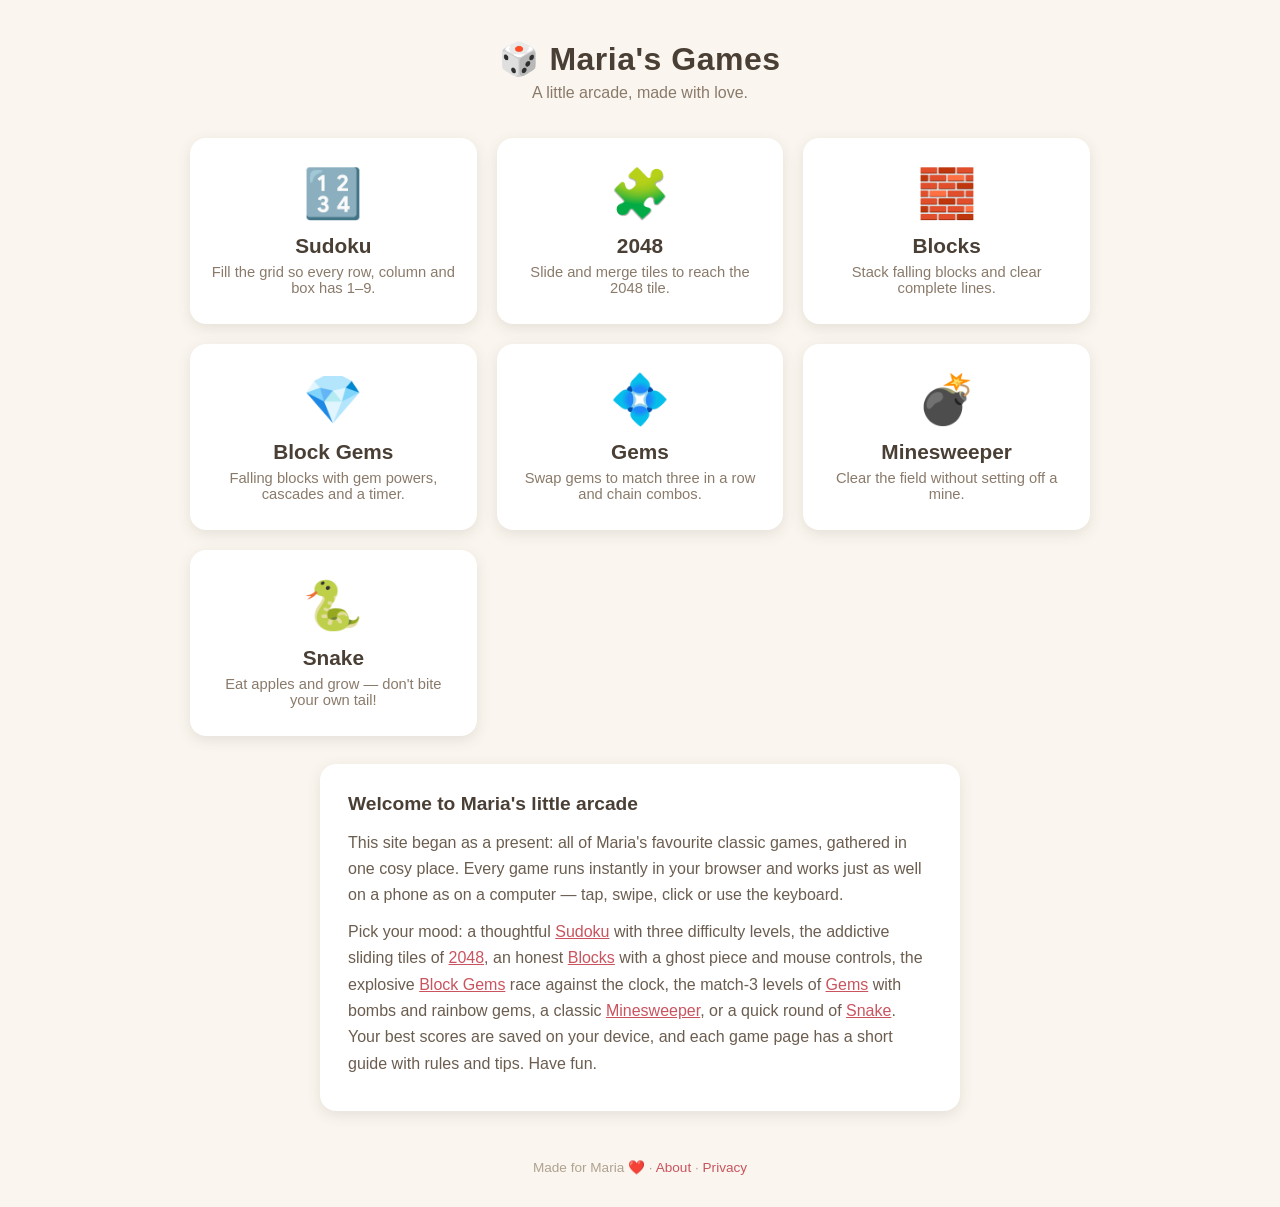
<file: index.html>
<!DOCTYPE html>
<html lang="en">
<head>
<meta charset="UTF-8">
<meta name="viewport" content="width=device-width, initial-scale=1.0">
<title>Maria's Games — free classic browser games</title>
<meta name="description" content="Play Sudoku, 2048, Blocks, match-3 Gems, Minesweeper and Snake free in your browser. No accounts, no downloads — just classic games made with love.">
<link rel="canonical" href="https://maria-games.com/">
<meta property="og:type" content="website">
<meta property="og:title" content="Maria's Games — free classic browser games">
<meta property="og:description" content="Sudoku, 2048, Blocks, match-3 Gems, Minesweeper and Snake — free in your browser. No accounts, no downloads.">
<meta property="og:url" content="https://maria-games.com/">
<meta property="og:image" content="https://maria-games.com/og.png">
<meta name="twitter:card" content="summary_large_image">
<link rel="icon" href="data:image/svg+xml,<svg xmlns=%22http://www.w3.org/2000/svg%22 viewBox=%220 0 100 100%22><text y=%22.9em%22 font-size=%2290%22>🎲</text></svg>">
<link rel="stylesheet" href="style.css">
<script async src="https://pagead2.googlesyndication.com/pagead/js/adsbygoogle.js?client=ca-pub-5441764367815214"
     crossorigin="anonymous"></script>
</head>
<body>
<header class="site">
  <h1>🎲 Maria's Games</h1>
  <p class="tagline">A little arcade, made with love.</p>
</header>
<main>
  <div class="game-grid">
    <a class="game-card" href="sudoku.html">
      <span class="emoji">🔢</span>
      <h2>Sudoku</h2>
      <p>Fill the grid so every row, column and box has 1–9.</p>
    </a>
    <a class="game-card" href="2048.html">
      <span class="emoji">🧩</span>
      <h2>2048</h2>
      <p>Slide and merge tiles to reach the 2048 tile.</p>
    </a>
    <a class="game-card" href="blocks.html">
      <span class="emoji">🧱</span>
      <h2>Blocks</h2>
      <p>Stack falling blocks and clear complete lines.</p>
    </a>
    <a class="game-card" href="block-gems.html">
      <span class="emoji">💎</span>
      <h2>Block Gems</h2>
      <p>Falling blocks with gem powers, cascades and a timer.</p>
    </a>
    <a class="game-card" href="gems.html">
      <span class="emoji">💠</span>
      <h2>Gems</h2>
      <p>Swap gems to match three in a row and chain combos.</p>
    </a>
    <a class="game-card" href="mines.html">
      <span class="emoji">💣</span>
      <h2>Minesweeper</h2>
      <p>Clear the field without setting off a mine.</p>
    </a>
    <a class="game-card" href="snake.html">
      <span class="emoji">🐍</span>
      <h2>Snake</h2>
      <p>Eat apples and grow — don't bite your own tail!</p>
    </a>
  </div>
  <section class="game-info">
    <h2>Welcome to Maria's little arcade</h2>
    <p>This site began as a present: all of Maria's favourite classic games, gathered in
    one cosy place. Every game runs instantly in your browser and works just as well on a
    phone as on a computer — tap, swipe, click or use the keyboard.</p>
    <p>Pick your mood: a thoughtful <a href="sudoku.html">Sudoku</a> with three difficulty
    levels, the addictive sliding tiles of <a href="2048.html">2048</a>, an honest
    <a href="blocks.html">Blocks</a> with a ghost piece and mouse controls, the explosive
    <a href="block-gems.html">Block Gems</a> race against the clock, the match-3 levels of
    <a href="gems.html">Gems</a> with bombs and rainbow gems, a classic
    <a href="mines.html">Minesweeper</a>, or a quick round of <a href="snake.html">Snake</a>.
    Your best scores are saved on your device, and each game page has a short guide with
    rules and tips. Have fun.</p>
  </section>
</main>
<footer class="site">Made for Maria ❤️ · <a href="about.html">About</a> · <a href="privacy.html">Privacy</a></footer>
</body>
</html>
</file>
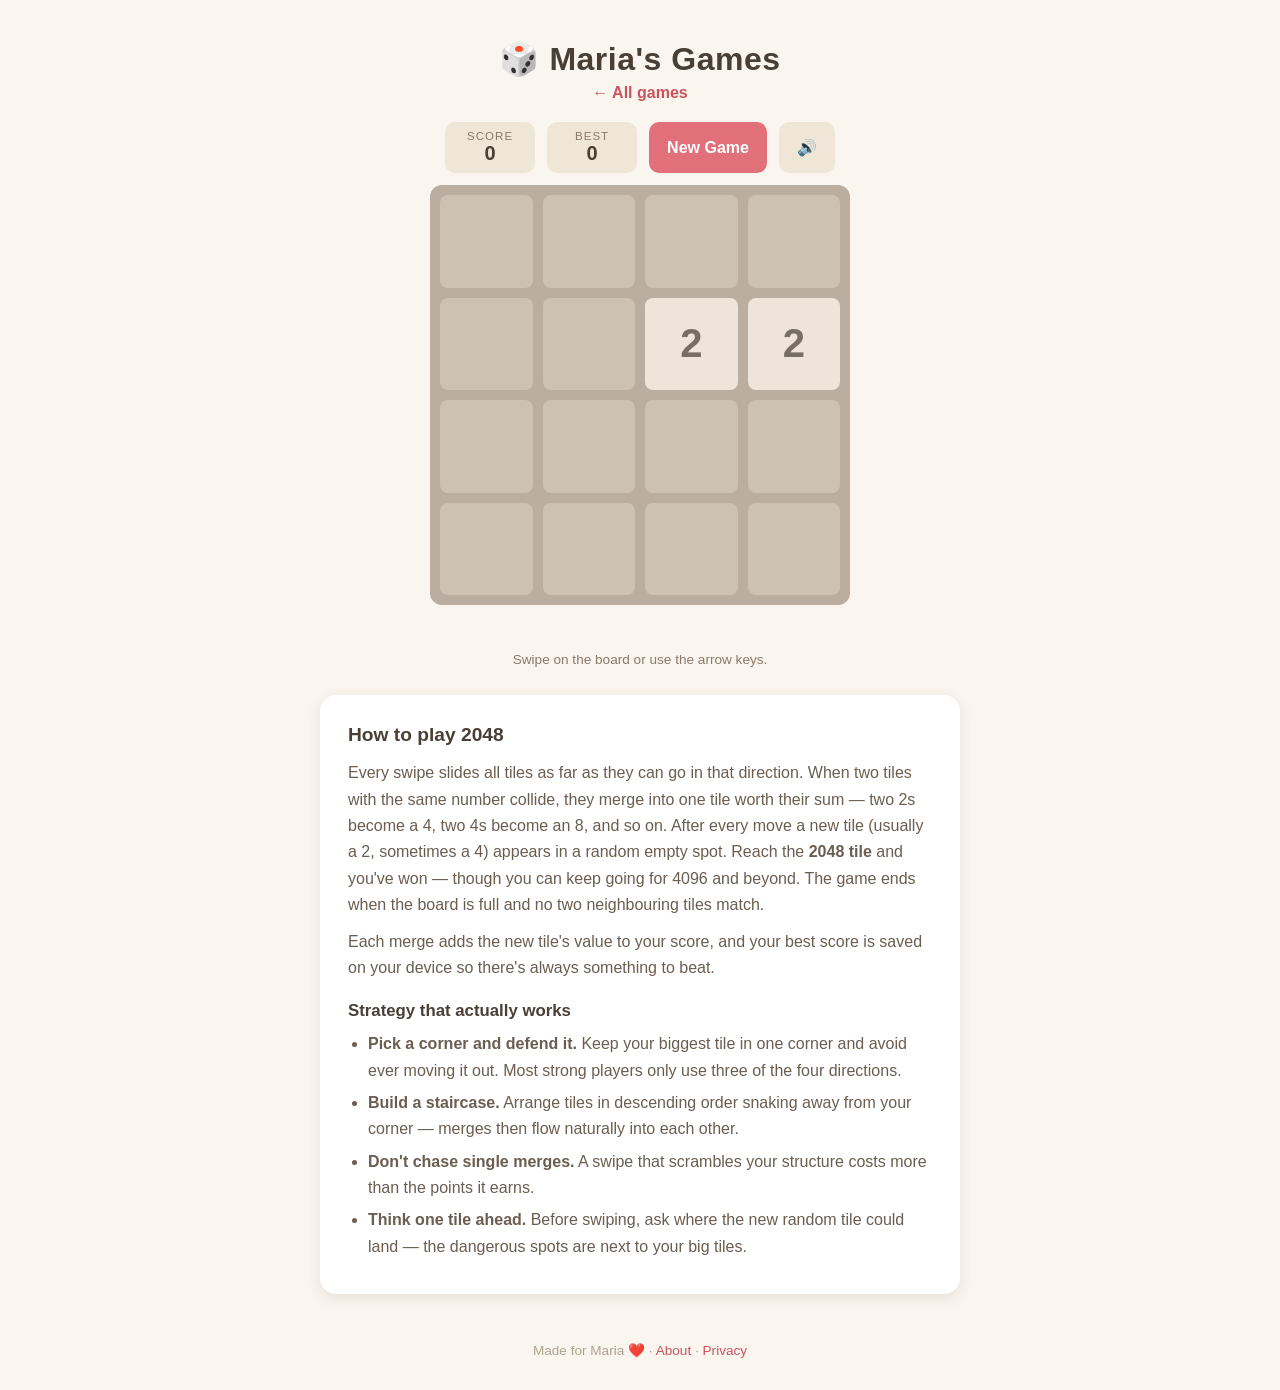
<file: 2048.html>
<!DOCTYPE html>
<html lang="en">
<head>
<meta charset="UTF-8">
<meta name="viewport" content="width=device-width, initial-scale=1.0">
<title>2048 — Maria's Games</title>
<meta name="description" content="Play 2048 free online: slide and merge tiles to reach the 2048 tile. Swipe or arrow keys, best score saved, satisfying merge effects.">
<link rel="canonical" href="https://maria-games.com/2048.html">
<meta property="og:type" content="website">
<meta property="og:title" content="2048 — Maria's Games">
<meta property="og:description" content="Play 2048 free online: slide and merge tiles to reach the 2048 tile. Swipe or arrow keys, best score saved, satisfying merge effects.">
<meta property="og:url" content="https://maria-games.com/2048.html">
<meta property="og:image" content="https://maria-games.com/og.png">
<meta name="twitter:card" content="summary_large_image">
<link rel="icon" href="data:image/svg+xml,<svg xmlns=%22http://www.w3.org/2000/svg%22 viewBox=%220 0 100 100%22><text y=%22.9em%22 font-size=%2290%22>🧩</text></svg>">
<link rel="stylesheet" href="style.css">
<script async src="https://pagead2.googlesyndication.com/pagead/js/adsbygoogle.js?client=ca-pub-5441764367815214"
     crossorigin="anonymous"></script>
<style>
  #board-wrap { position: relative; width: min(92vw, 420px); }
  #board {
    display: grid;
    grid-template-columns: repeat(4, minmax(0, 1fr));
    grid-template-rows: repeat(4, minmax(0, 1fr));
    gap: 10px;
    background: #bbada0;
    border-radius: 12px;
    padding: 10px;
    width: 100%;
    aspect-ratio: 1;
    touch-action: none;
    user-select: none;
  }
  .tile {
    display: flex;
    align-items: center;
    justify-content: center;
    border-radius: 8px;
    background: #cdc1b4;
    font-weight: 800;
    font-size: clamp(18px, 7vw, 40px);
    color: #776e65;
    transition: transform 0.08s ease;
    overflow: hidden;
    min-width: 0;
    min-height: 0;
  }
  .tile.pop { animation: pop 0.15s ease; }
  @keyframes pop { 0% { transform: scale(0.6); } 100% { transform: scale(1); } }
  .t2    { background: #eee4da; }
  .t4    { background: #ede0c8; }
  .t8    { background: #f2b179; color: #fff; }
  .t16   { background: #f59563; color: #fff; }
  .t32   { background: #f67c5f; color: #fff; }
  .t64   { background: #f65e3b; color: #fff; }
  .t128  { background: #edcf72; color: #fff; font-size: clamp(16px, 6vw, 34px); }
  .t256  { background: #edcc61; color: #fff; font-size: clamp(16px, 6vw, 34px); }
  .t512  { background: #edc850; color: #fff; font-size: clamp(16px, 6vw, 34px); }
  .t1024 { background: #edc53f; color: #fff; font-size: clamp(14px, 5vw, 28px); }
  .t2048 { background: #edc22e; color: #fff; font-size: clamp(14px, 5vw, 28px); box-shadow: 0 0 18px rgba(237,194,46,0.7); }
  .tbig  { background: #3c3a32; color: #fff; font-size: clamp(14px, 5vw, 28px); }
  #message { text-align: center; font-weight: 700; margin-top: 12px; min-height: 1.4em; color: var(--accent-dark); font-size: 1.1rem; }
</style>
</head>
<body>
<header class="site">
  <h1><a href="index.html">🎲 Maria's Games</a></h1>
  <a class="back" href="index.html">← All games</a>
</header>
<main>
  <div class="hud">
    <div class="stat"><div class="label">Score</div><div class="value" id="score">0</div></div>
    <div class="stat"><div class="label">Best</div><div class="value" id="best">0</div></div>
    <button class="btn" id="new">New Game</button>
    <button class="btn secondary" id="mute">🔊</button>
  </div>
  <div id="board-wrap"><div id="board"></div></div>
  <div id="message"></div>
  <p class="controls-hint">Swipe on the board or use the arrow keys.</p>
  <section class="game-info">
    <h2>How to play 2048</h2>
    <p>Every swipe slides all tiles as far as they can go in that direction. When two tiles
    with the same number collide, they merge into one tile worth their sum — two 2s become
    a 4, two 4s become an 8, and so on. After every move a new tile (usually a 2, sometimes
    a 4) appears in a random empty spot. Reach the <b>2048 tile</b> and you've won — though
    you can keep going for 4096 and beyond. The game ends when the board is full and no two
    neighbouring tiles match.</p>
    <p>Each merge adds the new tile's value to your score, and your best score is saved on
    your device so there's always something to beat.</p>
    <h3>Strategy that actually works</h3>
    <ul>
      <li><b>Pick a corner and defend it.</b> Keep your biggest tile in one corner and
      avoid ever moving it out. Most strong players only use three of the four
      directions.</li>
      <li><b>Build a staircase.</b> Arrange tiles in descending order snaking away from
      your corner — merges then flow naturally into each other.</li>
      <li><b>Don't chase single merges.</b> A swipe that scrambles your structure costs
      more than the points it earns.</li>
      <li><b>Think one tile ahead.</b> Before swiping, ask where the new random tile could
      land — the dangerous spots are next to your big tiles.</li>
    </ul>
  </section>
</main>
<footer class="site">Made for Maria ❤️ · <a href="about.html">About</a> · <a href="privacy.html">Privacy</a></footer>
<script src="fx.js"></script>
<script>
(function () {
  const boardEl = document.getElementById('board');
  const wrapEl = document.getElementById('board-wrap');
  const scoreEl = document.getElementById('score');
  const bestEl = document.getElementById('best');
  const msgEl = document.getElementById('message');
  const fx = FX.overlay(wrapEl);
  FX.muteButton(document.getElementById('mute'));
  let grid, score, best, over, won;

  best = Number(localStorage.getItem('maria2048best') || 0);
  bestEl.textContent = best;

  function newGame() {
    grid = new Array(16).fill(0);
    score = 0;
    over = false;
    won = false;
    msgEl.textContent = '';
    addTile();
    addTile();
    render([]);
  }

  function addTile() {
    const empty = grid.map((v, i) => v === 0 ? i : -1).filter(i => i >= 0);
    if (empty.length === 0) return -1;
    const idx = empty[Math.floor(Math.random() * empty.length)];
    grid[idx] = Math.random() < 0.9 ? 2 : 4;
    return idx;
  }

  function render(popIdxs) {
    boardEl.innerHTML = '';
    for (let i = 0; i < 16; i++) {
      const t = document.createElement('div');
      const v = grid[i];
      t.className = 'tile' + (v ? (v <= 2048 ? ' t' + v : ' tbig') : '');
      if (popIdxs.includes(i)) t.classList.add('pop');
      t.textContent = v || '';
      boardEl.appendChild(t);
    }
    scoreEl.textContent = score;
    if (score > best) {
      best = score;
      localStorage.setItem('maria2048best', best);
      bestEl.textContent = best;
    }
  }

  // Slide one row of 4 values toward index 0.
  // Returns [newRow, gained, moved, mergedAt] where mergedAt lists the
  // positions in newRow where two tiles fused.
  function slideRow(row) {
    const vals = row.filter(v => v !== 0);
    const out = [];
    const mergedAt = [];
    let gained = 0;
    for (let i = 0; i < vals.length; i++) {
      if (i + 1 < vals.length && vals[i] === vals[i + 1]) {
        out.push(vals[i] * 2);
        mergedAt.push(out.length - 1);
        gained += vals[i] * 2;
        i++;
      } else {
        out.push(vals[i]);
      }
    }
    while (out.length < 4) out.push(0);
    const moved = out.some((v, i) => v !== row[i]);
    return [out, gained, moved, mergedAt];
  }

  // dir: 0=left, 1=right, 2=up, 3=down
  function move(dir) {
    if (over) return;
    let movedAny = false;
    let totalGained = 0;
    let biggestMerge = 0;
    const merged = [];
    const fusions = [];   // grid indices where two tiles fused, for the FX
    for (let line = 0; line < 4; line++) {
      const idxs = [];
      for (let k = 0; k < 4; k++) {
        if (dir === 0) idxs.push(line * 4 + k);
        if (dir === 1) idxs.push(line * 4 + (3 - k));
        if (dir === 2) idxs.push(k * 4 + line);
        if (dir === 3) idxs.push((3 - k) * 4 + line);
      }
      const row = idxs.map(i => grid[i]);
      const [out, gained, moved, mergedAt] = slideRow(row);
      if (moved) {
        movedAny = true;
        idxs.forEach((gi, k) => {
          if (out[k] !== row[k] && out[k] !== 0) merged.push(gi);
          grid[gi] = out[k];
        });
        mergedAt.forEach(k => {
          fusions.push(idxs[k]);
          biggestMerge = Math.max(biggestMerge, out[k]);
        });
        score += gained;
        totalGained += gained;
      }
    }
    if (!movedAny) return;
    const newIdx = addTile();
    if (newIdx >= 0) merged.push(newIdx);
    render(merged);

    // Juice: explosions on fused tiles, floating score, drama on big merges
    if (fusions.length) {
      fusions.forEach(gi => {
        const el = boardEl.children[gi];
        fx.boom(el.offsetLeft + el.offsetWidth / 2, el.offsetTop + el.offsetHeight / 2,
          getComputedStyle(el).backgroundColor, biggestMerge >= 256 ? 12 : 7);
      });
      const first = boardEl.children[fusions[0]];
      fx.floatText(first.offsetLeft + first.offsetWidth / 2, first.offsetTop, '+' + totalGained,
        biggestMerge >= 256 ? 26 : 20);
      FX.sounds.pop(Math.min(8, Math.log2(biggestMerge)));
      if (biggestMerge >= 512) { FX.shake(wrapEl); FX.sounds.blast(); }
    }
    if (!won && grid.includes(2048)) {
      won = true;
      msgEl.textContent = '🎉 2048! Bravo Maria! Keep going!';
      fx.confetti();
      FX.sounds.fanfare();
      FX.shake(wrapEl);
    }
    if (!canMove()) {
      over = true;
      msgEl.textContent = '💔 No more moves — final score ' + score + '. Try again!';
      FX.sounds.sad();
      FX.countGame();
    }
  }

  function canMove() {
    if (grid.includes(0)) return true;
    for (let r = 0; r < 4; r++) {
      for (let c = 0; c < 4; c++) {
        const v = grid[r * 4 + c];
        if (c < 3 && grid[r * 4 + c + 1] === v) return true;
        if (r < 3 && grid[(r + 1) * 4 + c] === v) return true;
      }
    }
    return false;
  }

  document.addEventListener('keydown', (e) => {
    const map = { ArrowLeft: 0, ArrowRight: 1, ArrowUp: 2, ArrowDown: 3 };
    if (e.key in map) {
      e.preventDefault();
      move(map[e.key]);
    }
  });

  let touchX = 0, touchY = 0;
  boardEl.addEventListener('touchstart', (e) => {
    touchX = e.touches[0].clientX;
    touchY = e.touches[0].clientY;
  }, { passive: true });
  boardEl.addEventListener('touchend', (e) => {
    const dx = e.changedTouches[0].clientX - touchX;
    const dy = e.changedTouches[0].clientY - touchY;
    if (Math.max(Math.abs(dx), Math.abs(dy)) < 25) return;
    if (Math.abs(dx) > Math.abs(dy)) move(dx > 0 ? 1 : 0);
    else move(dy > 0 ? 3 : 2);
  });

  document.getElementById('new').addEventListener('click', newGame);
  newGame();
})();
</script>
</body>
</html>
</file>
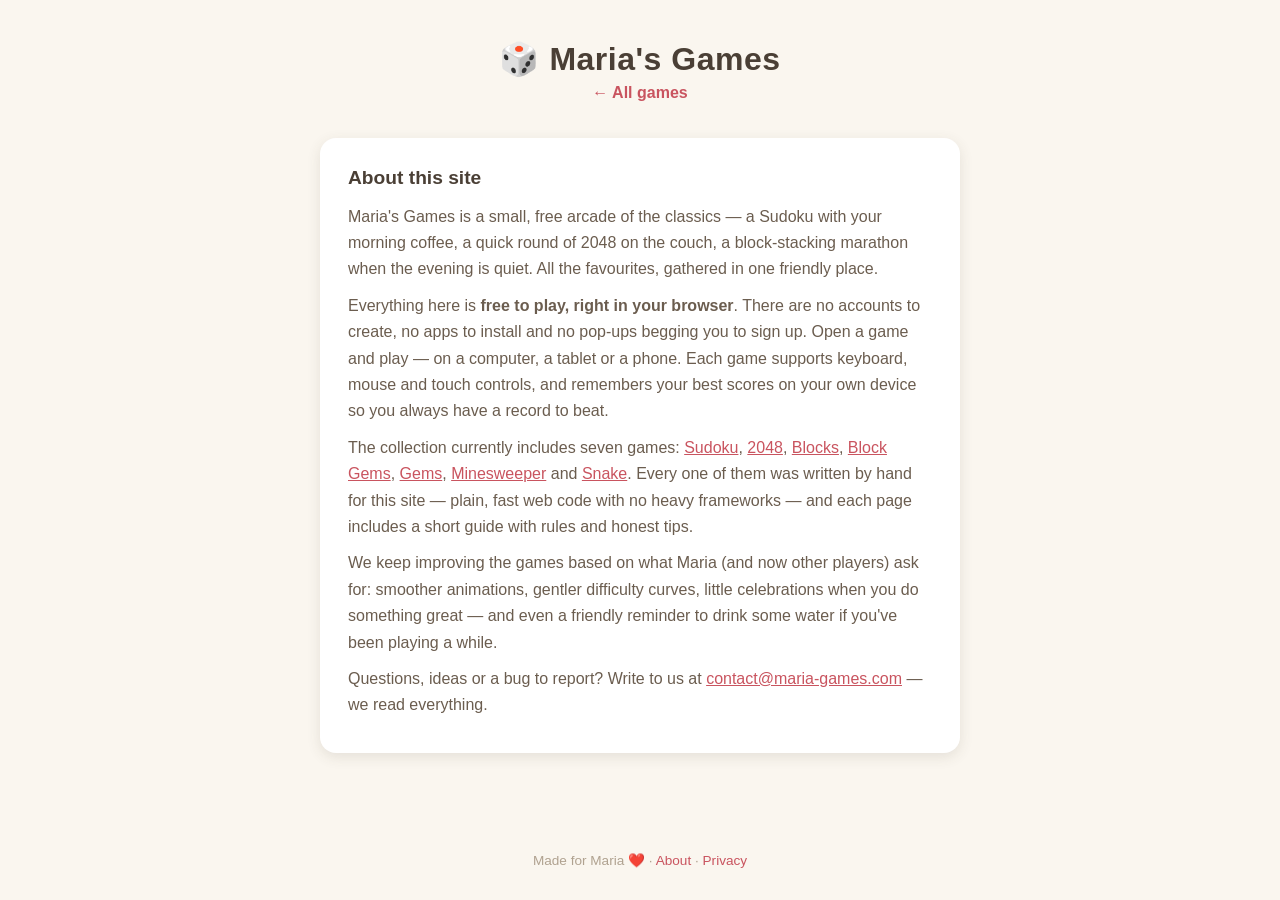
<file: about.html>
<!DOCTYPE html>
<html lang="en">
<head>
<meta charset="UTF-8">
<meta name="viewport" content="width=device-width, initial-scale=1.0">
<title>About — Maria's Games</title>
<meta name="description" content="The story behind Maria's Games: a small, free arcade of classic browser games built with love — no accounts, no downloads, no fuss.">
<link rel="canonical" href="https://maria-games.com/about.html">
<meta property="og:type" content="website">
<meta property="og:title" content="About — Maria's Games">
<meta property="og:description" content="The story behind Maria's Games: a small, free arcade of classic browser games built with love — no accounts, no downloads, no fuss.">
<meta property="og:url" content="https://maria-games.com/about.html">
<meta property="og:image" content="https://maria-games.com/og.png">
<meta name="twitter:card" content="summary_large_image">
<link rel="icon" href="data:image/svg+xml,<svg xmlns=%22http://www.w3.org/2000/svg%22 viewBox=%220 0 100 100%22><text y=%22.9em%22 font-size=%2290%22>🎲</text></svg>">
<link rel="stylesheet" href="style.css">
<script async src="https://pagead2.googlesyndication.com/pagead/js/adsbygoogle.js?client=ca-pub-5441764367815214"
     crossorigin="anonymous"></script>
</head>
<body>
<header class="site">
  <h1><a href="index.html">🎲 Maria's Games</a></h1>
  <a class="back" href="index.html">← All games</a>
</header>
<main>
  <section class="game-info">
    <h2>About this site</h2>
    <p>Maria's Games is a small, free arcade of the classics — a Sudoku with your morning
    coffee, a quick round of 2048 on the couch, a block-stacking marathon when the evening
    is quiet. All the favourites, gathered in one friendly place.</p>
    <p>Everything here is <b>free to play, right in your browser</b>. There are no accounts to
    create, no apps to install and no pop-ups begging you to sign up. Open a game and play —
    on a computer, a tablet or a phone. Each game supports keyboard, mouse and touch controls,
    and remembers your best scores on your own device so you always have a record to beat.</p>
    <p>The collection currently includes seven games: <a href="sudoku.html">Sudoku</a>,
    <a href="2048.html">2048</a>, <a href="blocks.html">Blocks</a>,
    <a href="block-gems.html">Block Gems</a>, <a href="gems.html">Gems</a>,
    <a href="mines.html">Minesweeper</a> and <a href="snake.html">Snake</a>. Every one of them
    was written by hand for this site — plain, fast web code with no heavy frameworks — and
    each page includes a short guide with rules and honest tips.</p>
    <p>We keep improving the games based on what Maria (and now other players) ask for:
    smoother animations, gentler difficulty curves, little celebrations when you do something
    great — and even a friendly reminder to drink some water if you've been playing a while.</p>
    <p>Questions, ideas or a bug to report? Write to us at
    <a href="mailto:contact@maria-games.com">contact@maria-games.com</a> — we read
    everything.</p>
  </section>
</main>
<footer class="site">Made for Maria ❤️ · <a href="about.html">About</a> · <a href="privacy.html">Privacy</a></footer>
</body>
</html>
</file>
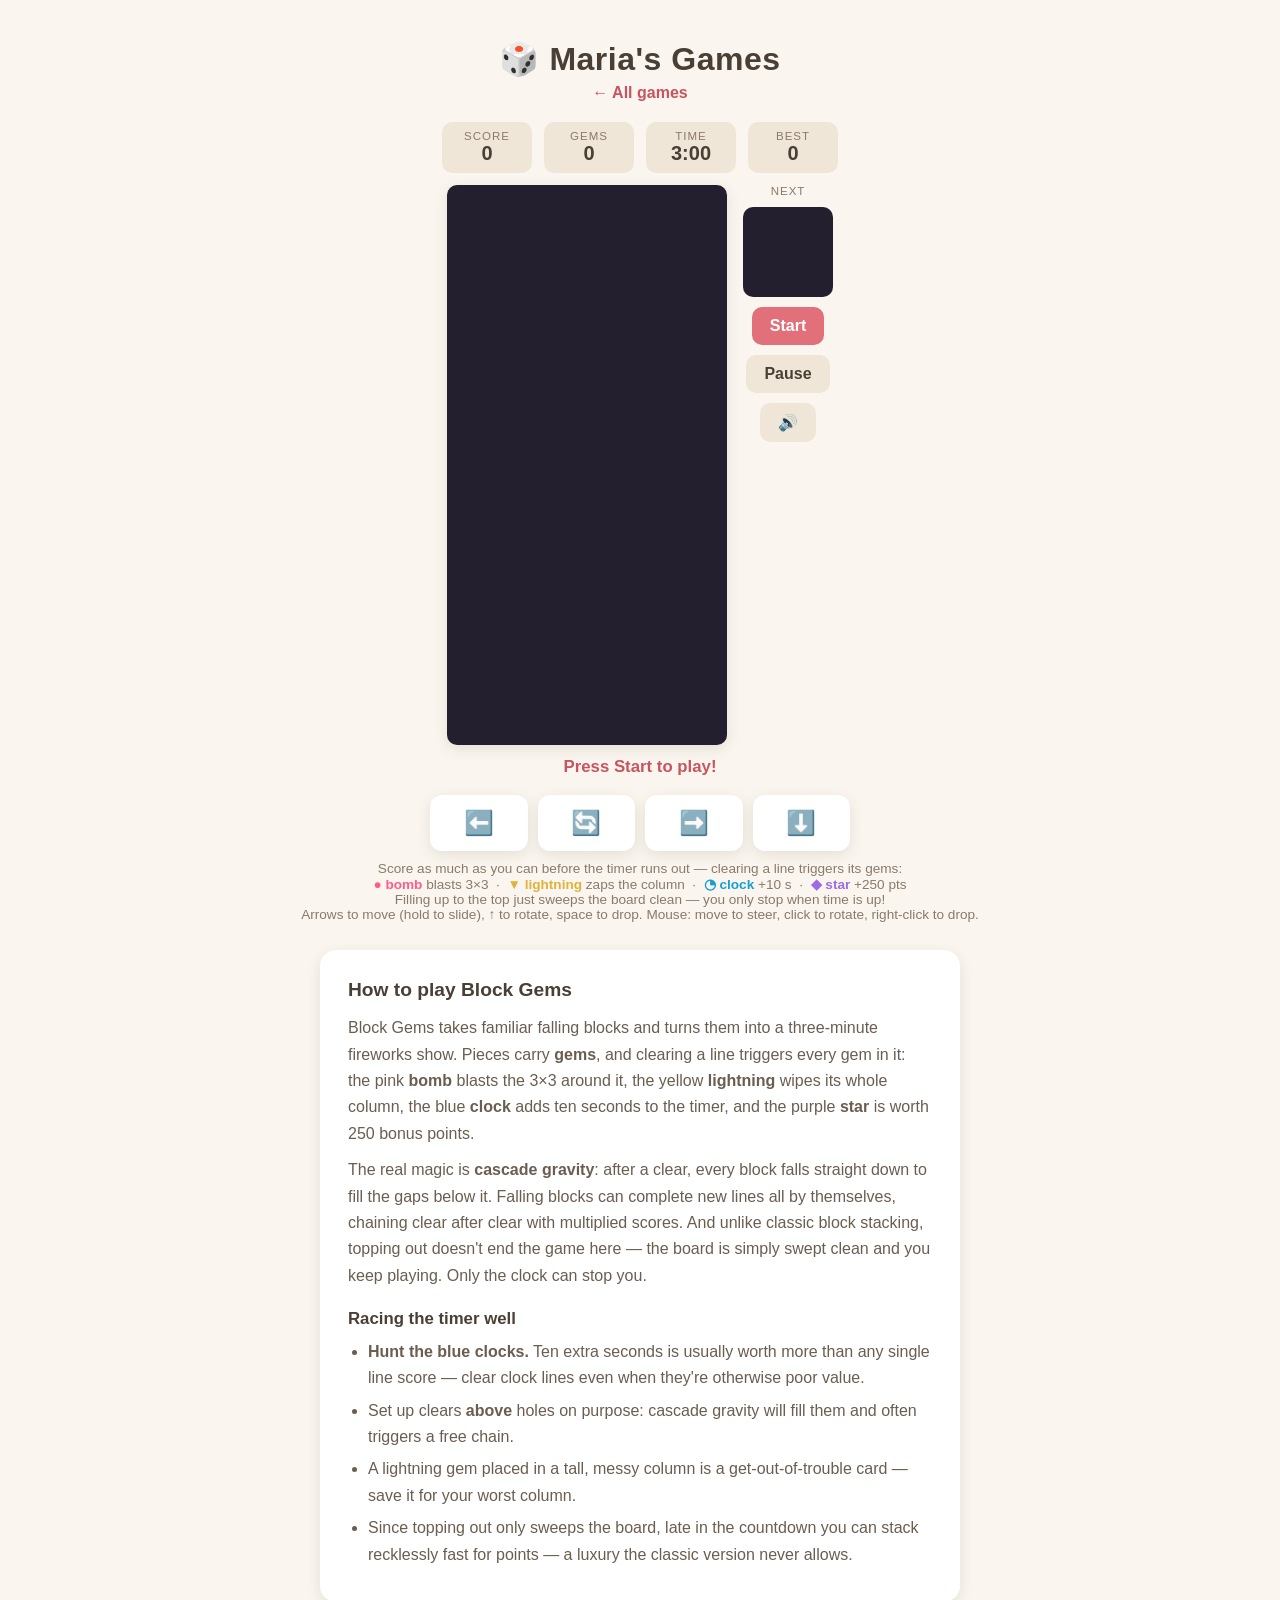
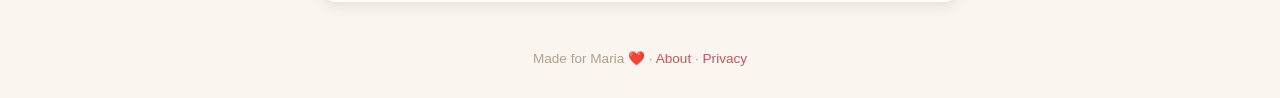
<file: block-gems.html>
<!DOCTYPE html>
<html lang="en">
<head>
<meta charset="UTF-8">
<meta name="viewport" content="width=device-width, initial-scale=1.0">
<title>Block Gems — Maria's Games</title>
<meta name="description" content="Block Gems: a free block-stacking race against the clock with gem powers — bombs, lightning, clocks and stars — plus cascades and chain reactions.">
<link rel="canonical" href="https://maria-games.com/block-gems.html">
<meta property="og:type" content="website">
<meta property="og:title" content="Block Gems — Maria's Games">
<meta property="og:description" content="Block Gems: a free block-stacking race against the clock with gem powers — bombs, lightning, clocks and stars — plus cascades and chain reactions.">
<meta property="og:url" content="https://maria-games.com/block-gems.html">
<meta property="og:image" content="https://maria-games.com/og.png">
<meta name="twitter:card" content="summary_large_image">
<link rel="icon" href="data:image/svg+xml,<svg xmlns=%22http://www.w3.org/2000/svg%22 viewBox=%220 0 100 100%22><text y=%22.9em%22 font-size=%2290%22>💎</text></svg>">
<link rel="stylesheet" href="style.css">
<script async src="https://pagead2.googlesyndication.com/pagead/js/adsbygoogle.js?client=ca-pub-5441764367815214"
     crossorigin="anonymous"></script>
<style>
  #wrap { display: flex; gap: 16px; align-items: flex-start; justify-content: center; }
  #game-wrap { position: relative; }
  canvas#game {
    background: #241f2e;
    border-radius: 10px;
    box-shadow: var(--shadow);
    width: min(60vw, 280px);
    height: auto;
    touch-action: none;
    display: block;
  }
  #side { display: flex; flex-direction: column; gap: 10px; align-items: center; }
  canvas#next { background: #241f2e; border-radius: 10px; width: 90px; height: 90px; }
  #side .label { font-size: 0.72rem; text-transform: uppercase; letter-spacing: 1px; color: #8a7a6a; }
  #message { text-align: center; font-weight: 700; margin-top: 12px; min-height: 1.4em; color: var(--accent-dark); font-size: 1.05rem; }
  #touch {
    display: grid;
    grid-template-columns: repeat(4, 1fr);
    gap: 10px;
    width: min(92vw, 420px);
    margin-top: 14px;
  }
  #touch button {
    font-size: 1.5rem;
    padding: 14px 0;
    border: none;
    border-radius: 12px;
    background: var(--card);
    box-shadow: var(--shadow);
    cursor: pointer;
    user-select: none;
    -webkit-user-select: none;
    touch-action: manipulation;
  }
  #touch button:active { background: var(--soft); }
</style>
</head>
<body>
<header class="site">
  <h1><a href="index.html">🎲 Maria's Games</a></h1>
  <a class="back" href="index.html">← All games</a>
</header>
<main>
  <div class="hud">
    <div class="stat"><div class="label">Score</div><div class="value" id="score">0</div></div>
    <div class="stat"><div class="label">Gems</div><div class="value" id="gems">0</div></div>
    <div class="stat"><div class="label">Time</div><div class="value" id="time">3:00</div></div>
    <div class="stat"><div class="label">Best</div><div class="value" id="best">0</div></div>
  </div>
  <div id="wrap">
    <div id="game-wrap"><canvas id="game" width="200" height="400"></canvas></div>
    <div id="side">
      <div class="label">Next</div>
      <canvas id="next" width="80" height="80"></canvas>
      <button class="btn" id="start">Start</button>
      <button class="btn secondary" id="pause">Pause</button>
      <button class="btn secondary" id="mute">🔊</button>
    </div>
  </div>
  <div id="message"></div>
  <div id="touch">
    <button id="t-left">⬅️</button>
    <button id="t-rotate">🔄</button>
    <button id="t-right">➡️</button>
    <button id="t-drop">⬇️</button>
  </div>
  <p class="controls-hint">Score as much as you can before the timer runs out — clearing a line triggers its gems:<br>
  <b style="color:#ff5c8a">● bomb</b> blasts 3×3 &nbsp;·&nbsp; <b style="color:#e0b23a">▼ lightning</b> zaps the column &nbsp;·&nbsp;
  <b style="color:#189fcf">◔ clock</b> +10 s &nbsp;·&nbsp; <b style="color:#9b6de0">◆ star</b> +250 pts<br>
  Filling up to the top just sweeps the board clean — you only stop when time is up!<br>
  Arrows to move (hold to slide), ↑ to rotate, space to drop.
  Mouse: move to steer, click to rotate, right-click to drop.</p>
  <section class="game-info">
    <h2>How to play Block Gems</h2>
    <p>Block Gems takes familiar falling blocks and turns them into a three-minute
    fireworks show. Pieces carry <b>gems</b>, and clearing a line triggers every gem in it:
    the pink <b>bomb</b> blasts the 3×3 around it, the yellow <b>lightning</b> wipes its
    whole column, the blue <b>clock</b> adds ten seconds to the timer, and the purple
    <b>star</b> is worth 250 bonus points.</p>
    <p>The real magic is <b>cascade gravity</b>: after a clear, every block falls straight
    down to fill the gaps below it. Falling blocks can complete new lines all by
    themselves, chaining clear after clear with multiplied scores. And unlike classic
    block stacking, topping out doesn't end the game here — the board is simply swept clean
    and you keep playing. Only the clock can stop you.</p>
    <h3>Racing the timer well</h3>
    <ul>
      <li><b>Hunt the blue clocks.</b> Ten extra seconds is usually worth more than any
      single line score — clear clock lines even when they're otherwise poor value.</li>
      <li>Set up clears <b>above</b> holes on purpose: cascade gravity will fill them and
      often triggers a free chain.</li>
      <li>A lightning gem placed in a tall, messy column is a get-out-of-trouble card —
      save it for your worst column.</li>
      <li>Since topping out only sweeps the board, late in the countdown you can stack
      recklessly fast for points — a luxury the classic version never allows.</li>
    </ul>
  </section>
</main>
<footer class="site">Made for Maria ❤️ · <a href="about.html">About</a> · <a href="privacy.html">Privacy</a></footer>
<script src="fx.js"></script>
<script>
(function () {
  const COLS = 10, ROWS = 20, SIZE = 20;
  const gameWrap = document.getElementById('game-wrap');
  const fx = FX.overlay(gameWrap);
  FX.muteButton(document.getElementById('mute'));
  const cellPx = () => gameWrap.clientWidth / COLS;
  const canvas = document.getElementById('game');
  const ctx = canvas.getContext('2d');
  const nextCanvas = document.getElementById('next');
  const nctx = nextCanvas.getContext('2d');
  const msgEl = document.getElementById('message');
  const scoreEl = document.getElementById('score');
  const gemsEl = document.getElementById('gems');
  const timeEl = document.getElementById('time');
  const bestEl = document.getElementById('best');

  const SHAPES = {
    I: { color: '#5ad0e0', cells: [[0,1],[1,1],[2,1],[3,1]], size: 4 },
    O: { color: '#f2c94c', cells: [[0,0],[1,0],[0,1],[1,1]], size: 2 },
    T: { color: '#bb6bd9', cells: [[1,0],[0,1],[1,1],[2,1]], size: 3 },
    S: { color: '#6fcf7c', cells: [[1,0],[2,0],[0,1],[1,1]], size: 3 },
    Z: { color: '#eb5757', cells: [[0,0],[1,0],[1,1],[2,1]], size: 3 },
    J: { color: '#5b7fe0', cells: [[0,0],[0,1],[1,1],[2,1]], size: 3 },
    L: { color: '#f2994a', cells: [[2,0],[0,1],[1,1],[2,1]], size: 3 },
  };
  const NAMES = Object.keys(SHAPES);
  // Each gem type has a power, triggered when its line clears
  const GEMS = {
    bomb:  '#ff5c8a',  // blasts the 3x3 around it
    zap:   '#ffd166',  // clears its whole column
    clock: '#4cc9f0',  // +10 seconds
    star:  '#b388ff',  // +250 points (x chain)
  };
  const GEM_NAMES = Object.keys(GEMS);
  const START_TIME = 180;

  // Board cells are null or { c: blockColor, g: gemType|null }
  let board, piece, nextPiece, score, gems, lines, level, best, timeLeft;
  let running = false, paused = false, dropTimer = null, clockTimer = null;

  best = Number(localStorage.getItem('mariagemsbest') || 0);
  bestEl.textContent = best;

  function makePiece(name) {
    const s = SHAPES[name];
    return {
      name, color: s.color, size: s.size,
      cells: s.cells.map(c => c.slice()),
      // ~1 gem per piece on average, each with a random power
      gems: s.cells.map(() =>
        Math.random() < 0.28 ? GEM_NAMES[Math.floor(Math.random() * GEM_NAMES.length)] : null),
      x: Math.floor((COLS - s.size) / 2), y: 0,
    };
  }

  function randomName() { return NAMES[Math.floor(Math.random() * NAMES.length)]; }

  function spawn() {
    piece = nextPiece || makePiece(randomName());
    nextPiece = makePiece(randomName());
    drawNext();
    // Reaching the top never ends the game — the board is swept clean
    // and play continues until the timer runs out.
    if (collides(piece.cells, piece.x, piece.y)) {
      board = Array.from({ length: ROWS }, () => new Array(COLS).fill(null));
      msgEl.textContent = '🧹 Board swept — keep going!';
      FX.shake(gameWrap);
      FX.sounds.blast();
      fx.floatText(gameWrap.clientWidth / 2, gameWrap.clientHeight / 2, '🧹 Swept!', 26);
    }
    return true;
  }

  function collides(cells, px, py) {
    return cells.some(([cx, cy]) => {
      const x = px + cx, y = py + cy;
      return x < 0 || x >= COLS || y >= ROWS || (y >= 0 && board[y][x]);
    });
  }

  function rotate() {
    if (piece.name === 'O') return;
    const rotated = piece.cells.map(([cx, cy]) => [piece.size - 1 - cy, cx]);
    for (const dx of [0, -1, 1, -2, 2]) {
      if (!collides(rotated, piece.x + dx, piece.y)) {
        piece.cells = rotated;
        piece.x += dx;
        return;
      }
    }
  }

  function moveX(dx) {
    if (!collides(piece.cells, piece.x + dx, piece.y)) piece.x += dx;
  }

  function step() {
    if (!collides(piece.cells, piece.x, piece.y + 1)) {
      piece.y++;
      return true;
    }
    lock();
    return false;
  }

  function hardDrop() {
    while (step()) {}
  }

  // After a clear, every block falls straight down to fill gaps below it.
  // That is what sets off the cascades.
  function applyGravity() {
    for (let c = 0; c < COLS; c++) {
      const stack = [];
      for (let r = ROWS - 1; r >= 0; r--) if (board[r][c]) stack.push(board[r][c]);
      for (let r = ROWS - 1; r >= 0; r--) board[r][c] = stack[ROWS - 1 - r] || null;
    }
  }

  function resolveClears() {
    let chain = 0, totalLines = 0, totalGems = 0;
    const fired = [];
    const fxSteps = [];   // per cascade step: exploded cells + what powers fired
    while (true) {
      const full = [];
      for (let r = 0; r < ROWS; r++) if (board[r].every(v => v)) full.push(r);
      if (full.length === 0) break;
      chain++;
      const step = { cells: [], powers: [], labels: [] };
      const triggers = [];
      full.forEach(r => {
        board[r].forEach((cell, c) => {
          step.cells.push({ r, c, color: cell.c });
          if (cell.g) triggers.push({ type: cell.g, r, c });
        });
        board[r] = new Array(COLS).fill(null);
      });
      let bonus = 0, blasted = 0;
      triggers.forEach(t => {
        if (t.type === 'bomb') {
          for (let dr = -1; dr <= 1; dr++)
            for (let dc = -1; dc <= 1; dc++) {
              const rr = t.r + dr, cc = t.c + dc;
              if (rr >= 0 && rr < ROWS && cc >= 0 && cc < COLS && board[rr][cc]) {
                step.cells.push({ r: rr, c: cc, color: board[rr][cc].c });
                board[rr][cc] = null;
                blasted++;
              }
            }
          fired.push('💥');
          step.powers.push('bomb');
        } else if (t.type === 'zap') {
          for (let rr = 0; rr < ROWS; rr++)
            if (board[rr][t.c]) {
              step.cells.push({ r: rr, c: t.c, color: board[rr][t.c].c });
              board[rr][t.c] = null;
              blasted++;
            }
          fired.push('⚡');
          step.powers.push('zap');
        } else if (t.type === 'clock') {
          timeLeft += 10;
          updateTime();
          fired.push('+10s');
          step.labels.push({ r: t.r, c: t.c, text: '+10s ⏱' });
        } else if (t.type === 'star') {
          bonus += 250;
          fired.push('⭐');
          step.labels.push({ r: t.r, c: t.c, text: '+' + 250 * chain + ' ⭐' });
        }
      });
      totalLines += full.length;
      totalGems += triggers.length;
      score += [0, 100, 300, 500, 800][Math.min(full.length, 4)] * level * chain;
      score += triggers.length * 40 * chain + bonus * chain + blasted * 10;
      fxSteps.push(step);
      applyGravity();
    }
    if (totalLines > 0) {
      lines += totalLines;
      gems += totalGems;
      const newLevel = Math.floor(lines / 10) + 1;
      if (newLevel !== level) {
        level = newLevel;
        restartTimer();
        FX.sounds.fanfare();
      }
      const parts = [];
      if (chain > 1) parts.push('💎 Cascade x' + chain + '!');
      if (fired.length) parts.push(fired.join(' '));
      msgEl.textContent = parts.join(' ');
      updateHud();

      // Play the cascade back as staggered explosions
      const px = cellPx();
      fxSteps.forEach((step, k) => {
        setTimeout(() => {
          const big = step.powers.length > 0 || step.cells.length >= 15;
          step.cells.forEach(({ r, c, color }) =>
            fx.boom((c + 0.5) * px, (r + 0.5) * px, color, big ? 9 : 5));
          step.labels.forEach(({ r, c, text }) =>
            fx.floatText((c + 0.5) * px, r * px, text, 20));
          if (k > 0) fx.floatText(gameWrap.clientWidth / 2, gameWrap.clientHeight / 3, 'x' + (k + 1) + '!', 26);
          if (big) { FX.shake(gameWrap); FX.sounds.blast(); }
          else FX.sounds.chime(k);
        }, k * 200);
      });
      if (chain > 1 || totalGems >= 3) fx.confetti(30 + chain * 15);
    } else {
      FX.sounds.thud();
    }
  }

  function lock() {
    piece.cells.forEach(([cx, cy], i) => {
      const y = piece.y + cy, x = piece.x + cx;
      if (y >= 0) board[y][x] = { c: piece.color, g: piece.gems[i] };
    });
    resolveClears();
    spawn();
  }

  function updateTime() {
    timeEl.textContent = Math.floor(timeLeft / 60) + ':' + String(timeLeft % 60).padStart(2, '0');
  }

  function updateHud() {
    scoreEl.textContent = score;
    gemsEl.textContent = gems;
    if (score > best) {
      best = score;
      localStorage.setItem('mariagemsbest', best);
      bestEl.textContent = best;
    }
  }

  function drawCell(c, x, y, color, size) {
    c.fillStyle = color;
    c.fillRect(x * size + 1, y * size + 1, size - 2, size - 2);
  }

  // Each gem type gets its own shape: bomb = circle, zap = triangle,
  // clock = circle with a hand, star = diamond.
  function drawGem(c, x, y, type, size) {
    const cx = x * size + size / 2, cy = y * size + size / 2, r = size * 0.32;
    c.save();
    c.fillStyle = GEMS[type];
    c.strokeStyle = 'rgba(255,255,255,0.85)';
    c.lineWidth = 1;
    if (type === 'bomb') {
      c.beginPath();
      c.arc(cx, cy, r, 0, Math.PI * 2);
      c.fill();
      c.stroke();
      c.fillStyle = 'rgba(255,255,255,0.9)';
      c.fillRect(cx - 1, cy - r - 1, 2, 3);
    } else if (type === 'zap') {
      c.beginPath();
      c.moveTo(cx - r, cy - r);
      c.lineTo(cx + r, cy - r);
      c.lineTo(cx, cy + r);
      c.closePath();
      c.fill();
      c.stroke();
    } else if (type === 'clock') {
      c.beginPath();
      c.arc(cx, cy, r, 0, Math.PI * 2);
      c.fill();
      c.stroke();
      c.beginPath();
      c.moveTo(cx, cy);
      c.lineTo(cx, cy - r * 0.7);
      c.moveTo(cx, cy);
      c.lineTo(cx + r * 0.55, cy);
      c.stroke();
    } else {
      c.beginPath();
      c.moveTo(cx, cy - r);
      c.lineTo(cx + r, cy);
      c.lineTo(cx, cy + r);
      c.lineTo(cx - r, cy);
      c.closePath();
      c.fill();
      c.stroke();
      c.fillStyle = 'rgba(255,255,255,0.9)';
      c.fillRect(cx - r * 0.35, cy - r * 0.45, 2, 2);
    }
    c.restore();
  }

  function ghostY() {
    let y = piece.y;
    while (!collides(piece.cells, piece.x, y + 1)) y++;
    return y;
  }

  function draw() {
    ctx.clearRect(0, 0, canvas.width, canvas.height);
    for (let r = 0; r < ROWS; r++) {
      for (let c = 0; c < COLS; c++) {
        const cell = board[r][c];
        if (cell) {
          drawCell(ctx, c, r, cell.c, SIZE);
          if (cell.g) drawGem(ctx, c, r, cell.g, SIZE);
        }
      }
    }
    if (piece) {
      const gy = ghostY();
      if (gy > piece.y) {
        ctx.strokeStyle = piece.color;
        ctx.lineWidth = 1.5;
        ctx.globalAlpha = 0.45;
        piece.cells.forEach(([cx, cy]) => {
          if (gy + cy >= 0)
            ctx.strokeRect((piece.x + cx) * SIZE + 2, (gy + cy) * SIZE + 2, SIZE - 4, SIZE - 4);
        });
        ctx.globalAlpha = 1;
      }
      piece.cells.forEach(([cx, cy], i) => {
        if (piece.y + cy >= 0) {
          drawCell(ctx, piece.x + cx, piece.y + cy, piece.color, SIZE);
          if (piece.gems[i]) drawGem(ctx, piece.x + cx, piece.y + cy, piece.gems[i], SIZE);
        }
      });
    }
  }

  function drawNext() {
    nctx.clearRect(0, 0, nextCanvas.width, nextCanvas.height);
    const s = SHAPES[nextPiece.name];
    const cell = 16;
    const offX = (nextCanvas.width - s.size * cell) / 2 / cell;
    const offY = (nextCanvas.height - 2 * cell) / 2 / cell - (s.size === 2 ? 0 : 0.5);
    nextPiece.cells.forEach(([cx, cy], i) => {
      drawCell(nctx, cx + offX, cy + offY, nextPiece.color, cell);
      if (nextPiece.gems[i]) drawGem(nctx, cx + offX, cy + offY, nextPiece.gems[i], cell);
    });
  }

  function tick() {
    if (!running || paused) return;
    step();
    draw();
  }

  function restartTimer() {
    clearInterval(dropTimer);
    const speed = Math.max(90, 700 - (level - 1) * 60);
    dropTimer = setInterval(tick, speed);
  }

  function startGame() {
    board = Array.from({ length: ROWS }, () => new Array(COLS).fill(null));
    score = 0; gems = 0; lines = 0; level = 1;
    timeLeft = START_TIME;
    nextPiece = null;
    running = true; paused = false;
    msgEl.textContent = '';
    document.getElementById('pause').textContent = 'Pause';
    updateHud();
    updateTime();
    spawn();
    draw();
    restartTimer();
    clearInterval(clockTimer);
    clockTimer = setInterval(() => {
      if (!running || paused) return;
      timeLeft--;
      updateTime();
      if (timeLeft <= 0) timeUp();
    }, 1000);
  }

  function timeUp() {
    running = false;
    clearInterval(dropTimer);
    clearInterval(clockTimer);
    updateHud();
    FX.sounds.sad();
    FX.countGame();
    msgEl.textContent = '⏰ Time is up! ' + gems + ' gems, score ' + score + '. Press Start!';
  }

  function togglePause() {
    if (!running) return;
    paused = !paused;
    document.getElementById('pause').textContent = paused ? 'Resume' : 'Pause';
    msgEl.textContent = paused ? '⏸ Paused' : '';
  }

  function input(action) {
    if (!running || paused) return;
    if (action === 'left') moveX(-1);
    if (action === 'right') moveX(1);
    if (action === 'rotate') { rotate(); FX.sounds.click(); }
    if (action === 'down') step();
    if (action === 'drop') { FX.sounds.whoosh(); hardDrop(); }
    draw();
  }

  const repeatTimers = {};
  function startRepeat(action) {
    stopRepeat(action);
    repeatTimers[action] = setTimeout(() => {
      repeatTimers[action] = setInterval(() => input(action), 50);
    }, 170);
  }
  function stopRepeat(action) {
    clearTimeout(repeatTimers[action]);
    clearInterval(repeatTimers[action]);
    delete repeatTimers[action];
  }

  const keyMap = {
    ArrowLeft: 'left', ArrowRight: 'right', ArrowUp: 'rotate',
    ArrowDown: 'down', ' ': 'drop',
  };
  document.addEventListener('keydown', (e) => {
    if (e.key in keyMap) {
      e.preventDefault();
      if (e.repeat) return;
      const action = keyMap[e.key];
      input(action);
      if (action === 'left' || action === 'right' || action === 'down') startRepeat(action);
    } else if (e.key === 'p' || e.key === 'P') {
      togglePause();
    }
  });
  document.addEventListener('keyup', (e) => {
    if (e.key in keyMap) stopRepeat(keyMap[e.key]);
  });

  canvas.addEventListener('mousemove', (e) => {
    if (!running || paused || !piece) return;
    const rect = canvas.getBoundingClientRect();
    const col = Math.floor((e.clientX - rect.left) / rect.width * COLS);
    const xs = piece.cells.map(c => c[0]);
    const target = col - Math.round((Math.min(...xs) + Math.max(...xs)) / 2);
    let guard = COLS;
    while (piece.x < target && !collides(piece.cells, piece.x + 1, piece.y) && guard--) piece.x++;
    while (piece.x > target && !collides(piece.cells, piece.x - 1, piece.y) && guard--) piece.x--;
    draw();
  });
  canvas.addEventListener('click', () => input('rotate'));
  canvas.addEventListener('contextmenu', (e) => {
    e.preventDefault();
    input('drop');
  });

  const bindButton = (id, action, repeats) => {
    const el = document.getElementById(id);
    el.addEventListener('pointerdown', (e) => {
      e.preventDefault();
      input(action);
      if (repeats) startRepeat(action);
    });
    ['pointerup', 'pointerleave', 'pointercancel'].forEach(ev =>
      el.addEventListener(ev, () => stopRepeat(action)));
  };
  bindButton('t-left', 'left', true);
  bindButton('t-right', 'right', true);
  bindButton('t-rotate', 'rotate', false);
  bindButton('t-drop', 'drop', false);

  document.getElementById('start').addEventListener('click', startGame);
  document.getElementById('pause').addEventListener('click', togglePause);

  board = Array.from({ length: ROWS }, () => new Array(COLS).fill(null));
  draw();
  msgEl.textContent = 'Press Start to play!';
})();
</script>
</body>
</html>
</file>
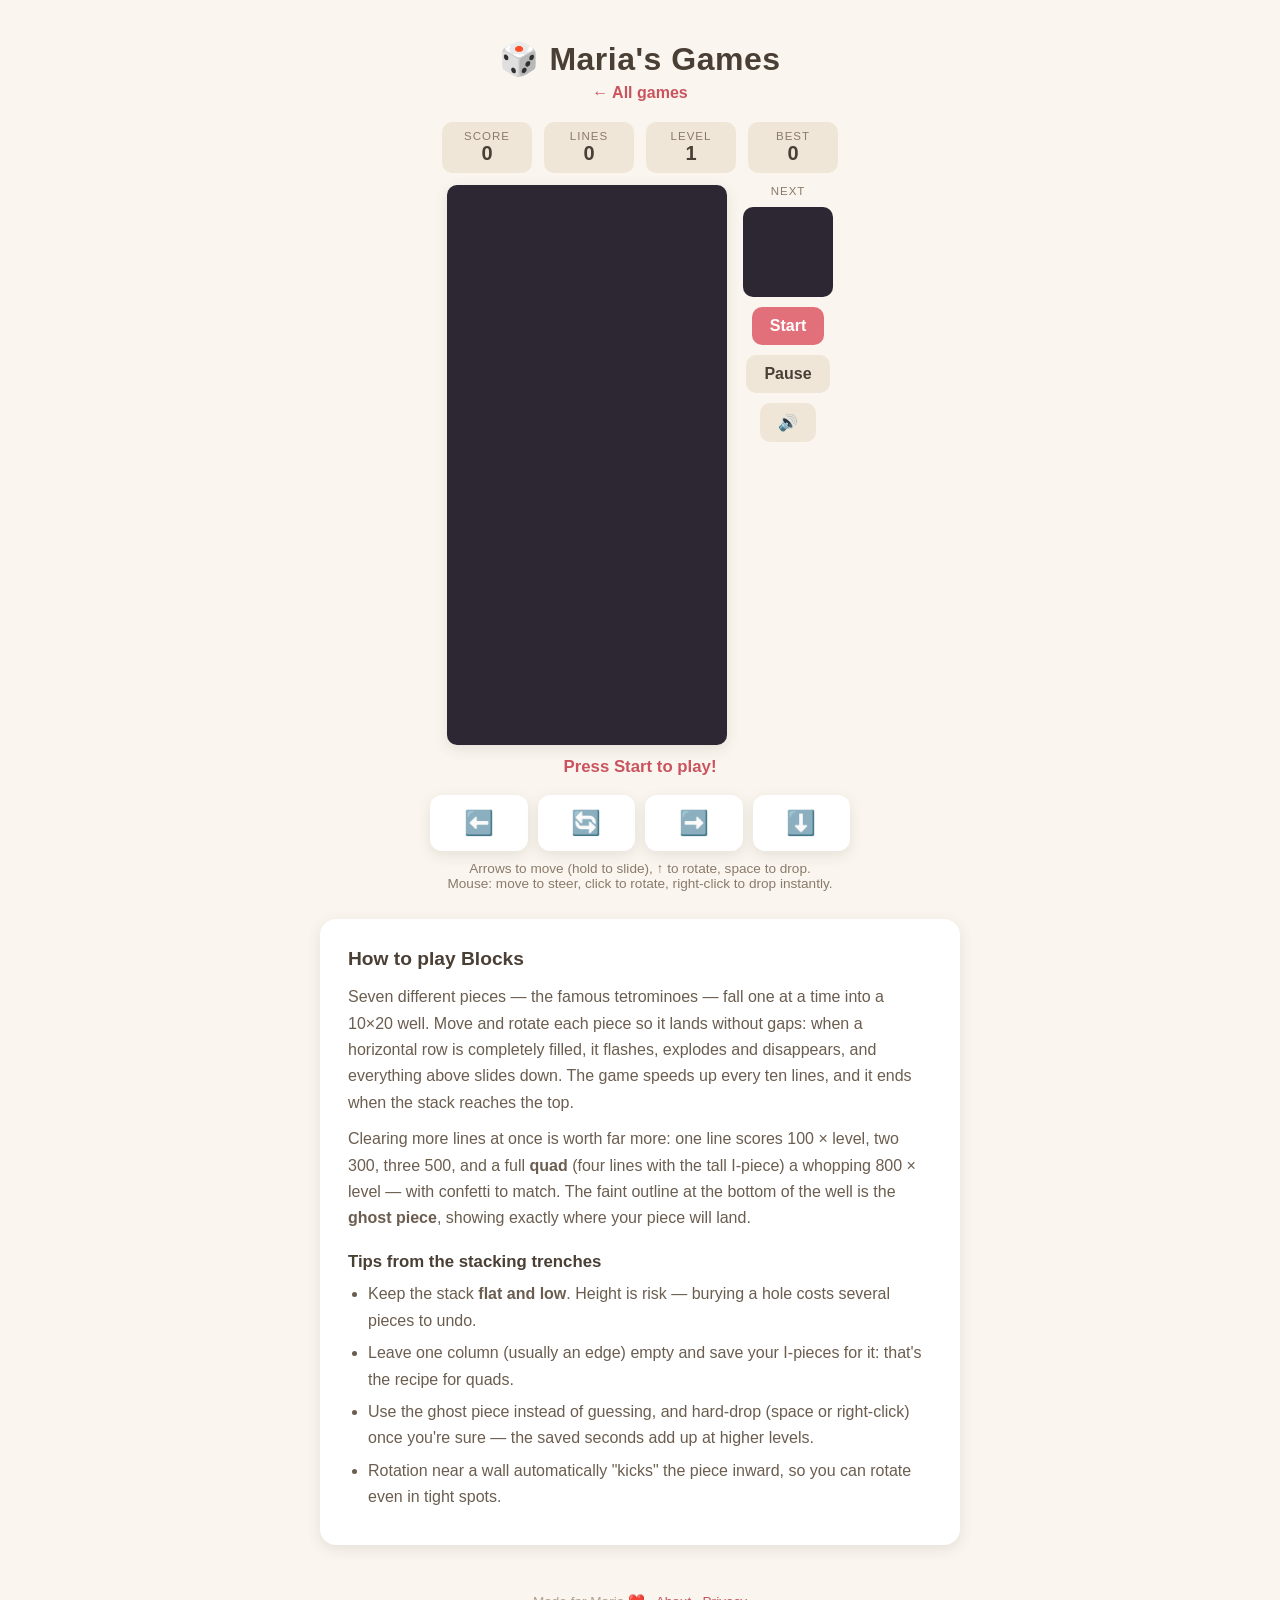
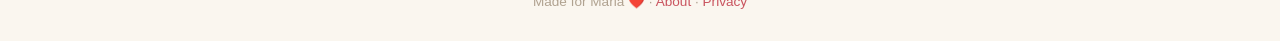
<file: blocks.html>
<!DOCTYPE html>
<html lang="en">
<head>
<meta charset="UTF-8">
<meta name="viewport" content="width=device-width, initial-scale=1.0">
<title>Blocks — Maria's Games</title>
<meta name="description" content="Play Blocks, a classic falling-block puzzle, free in your browser with a ghost piece, hold-to-slide keys, mouse controls and touch buttons. Clear lines, chase levels.">
<link rel="canonical" href="https://maria-games.com/blocks.html">
<meta property="og:type" content="website">
<meta property="og:title" content="Blocks — Maria's Games">
<meta property="og:description" content="Play Blocks, a classic falling-block puzzle, free in your browser with a ghost piece, hold-to-slide keys, mouse controls and touch buttons. Clear lines, chase levels.">
<meta property="og:url" content="https://maria-games.com/blocks.html">
<meta property="og:image" content="https://maria-games.com/og.png">
<meta name="twitter:card" content="summary_large_image">
<link rel="icon" href="data:image/svg+xml,<svg xmlns=%22http://www.w3.org/2000/svg%22 viewBox=%220 0 100 100%22><text y=%22.9em%22 font-size=%2290%22>🧱</text></svg>">
<link rel="stylesheet" href="style.css">
<script async src="https://pagead2.googlesyndication.com/pagead/js/adsbygoogle.js?client=ca-pub-5441764367815214"
     crossorigin="anonymous"></script>
<style>
  #wrap { display: flex; gap: 16px; align-items: flex-start; justify-content: center; }
  #game-wrap { position: relative; }
  canvas#game {
    background: #2d2733;
    border-radius: 10px;
    box-shadow: var(--shadow);
    width: min(60vw, 280px);
    height: auto;
    touch-action: none;
    display: block;
  }
  #side { display: flex; flex-direction: column; gap: 10px; align-items: center; }
  canvas#next { background: #2d2733; border-radius: 10px; width: 90px; height: 90px; }
  #side .label { font-size: 0.72rem; text-transform: uppercase; letter-spacing: 1px; color: #8a7a6a; }
  #message { text-align: center; font-weight: 700; margin-top: 12px; min-height: 1.4em; color: var(--accent-dark); font-size: 1.05rem; }
  #touch {
    display: grid;
    grid-template-columns: repeat(4, 1fr);
    gap: 10px;
    width: min(92vw, 420px);
    margin-top: 14px;
  }
  #touch button {
    font-size: 1.5rem;
    padding: 14px 0;
    border: none;
    border-radius: 12px;
    background: var(--card);
    box-shadow: var(--shadow);
    cursor: pointer;
    user-select: none;
    -webkit-user-select: none;
    touch-action: manipulation;
  }
  #touch button:active { background: var(--soft); }
</style>
</head>
<body>
<header class="site">
  <h1><a href="index.html">🎲 Maria's Games</a></h1>
  <a class="back" href="index.html">← All games</a>
</header>
<main>
  <div class="hud">
    <div class="stat"><div class="label">Score</div><div class="value" id="score">0</div></div>
    <div class="stat"><div class="label">Lines</div><div class="value" id="lines">0</div></div>
    <div class="stat"><div class="label">Level</div><div class="value" id="level">1</div></div>
    <div class="stat"><div class="label">Best</div><div class="value" id="best">0</div></div>
  </div>
  <div id="wrap">
    <div id="game-wrap"><canvas id="game" width="200" height="400"></canvas></div>
    <div id="side">
      <div class="label">Next</div>
      <canvas id="next" width="80" height="80"></canvas>
      <button class="btn" id="start">Start</button>
      <button class="btn secondary" id="pause">Pause</button>
      <button class="btn secondary" id="mute">🔊</button>
    </div>
  </div>
  <div id="message"></div>
  <div id="touch">
    <button id="t-left">⬅️</button>
    <button id="t-rotate">🔄</button>
    <button id="t-right">➡️</button>
    <button id="t-drop">⬇️</button>
  </div>
  <p class="controls-hint">Arrows to move (hold to slide), ↑ to rotate, space to drop.<br>
  Mouse: move to steer, click to rotate, right-click to drop instantly.</p>
  <section class="game-info">
    <h2>How to play Blocks</h2>
    <p>Seven different pieces — the famous tetrominoes — fall one at a time into a 10×20
    well. Move and rotate each piece so it lands without gaps: when a horizontal row is
    completely filled, it flashes, explodes and disappears, and everything above slides
    down. The game speeds up every ten lines, and it ends when the stack reaches the top.</p>
    <p>Clearing more lines at once is worth far more: one line scores 100 × level, two 300,
    three 500, and a full <b>quad</b> (four lines with the tall I-piece) a whopping
    800 × level — with confetti to match. The faint outline at the bottom of the well is
    the <b>ghost piece</b>, showing exactly where your piece will land.</p>
    <h3>Tips from the stacking trenches</h3>
    <ul>
      <li>Keep the stack <b>flat and low</b>. Height is risk — burying a hole costs several
      pieces to undo.</li>
      <li>Leave one column (usually an edge) empty and save your I-pieces for it: that's
      the recipe for quads.</li>
      <li>Use the ghost piece instead of guessing, and hard-drop (space or right-click)
      once you're sure — the saved seconds add up at higher levels.</li>
      <li>Rotation near a wall automatically "kicks" the piece inward, so you can rotate
      even in tight spots.</li>
    </ul>
  </section>
</main>
<footer class="site">Made for Maria ❤️ · <a href="about.html">About</a> · <a href="privacy.html">Privacy</a></footer>
<script src="fx.js"></script>
<script>
(function () {
  const COLS = 10, ROWS = 20, SIZE = 20;
  const gameWrap = document.getElementById('game-wrap');
  const fx = FX.overlay(gameWrap);
  FX.muteButton(document.getElementById('mute'));
  // canvas is CSS-scaled: convert board cells to overlay pixels
  const cellPx = () => gameWrap.clientWidth / COLS;
  const canvas = document.getElementById('game');
  const ctx = canvas.getContext('2d');
  const nextCanvas = document.getElementById('next');
  const nctx = nextCanvas.getContext('2d');
  const msgEl = document.getElementById('message');
  const scoreEl = document.getElementById('score');
  const linesEl = document.getElementById('lines');
  const levelEl = document.getElementById('level');
  const bestEl = document.getElementById('best');

  const SHAPES = {
    I: { color: '#5ad0e0', cells: [[0,1],[1,1],[2,1],[3,1]], size: 4 },
    O: { color: '#f2c94c', cells: [[0,0],[1,0],[0,1],[1,1]], size: 2 },
    T: { color: '#bb6bd9', cells: [[1,0],[0,1],[1,1],[2,1]], size: 3 },
    S: { color: '#6fcf7c', cells: [[1,0],[2,0],[0,1],[1,1]], size: 3 },
    Z: { color: '#eb5757', cells: [[0,0],[1,0],[1,1],[2,1]], size: 3 },
    J: { color: '#5b7fe0', cells: [[0,0],[0,1],[1,1],[2,1]], size: 3 },
    L: { color: '#f2994a', cells: [[2,0],[0,1],[1,1],[2,1]], size: 3 },
  };
  const NAMES = Object.keys(SHAPES);

  let board, piece, nextName, score, lines, level, best;
  let running = false, paused = false, animating = false, dropTimer = null;

  best = Number(localStorage.getItem('mariatetrisbest') || 0);
  bestEl.textContent = best;

  function randomName() { return NAMES[Math.floor(Math.random() * NAMES.length)]; }

  function spawn() {
    const name = nextName || randomName();
    nextName = randomName();
    const s = SHAPES[name];
    piece = {
      name, color: s.color, size: s.size,
      cells: s.cells.map(c => c.slice()),
      x: Math.floor((COLS - s.size) / 2), y: 0,
    };
    drawNext();
    if (collides(piece.cells, piece.x, piece.y)) {
      gameOver();
      return false;
    }
    return true;
  }

  function collides(cells, px, py) {
    return cells.some(([cx, cy]) => {
      const x = px + cx, y = py + cy;
      return x < 0 || x >= COLS || y >= ROWS || (y >= 0 && board[y][x]);
    });
  }

  function rotate() {
    if (piece.name === 'O') return;
    const rotated = piece.cells.map(([cx, cy]) => [piece.size - 1 - cy, cx]);
    // Try in place, then wall-kick one cell left/right
    for (const dx of [0, -1, 1, -2, 2]) {
      if (!collides(rotated, piece.x + dx, piece.y)) {
        piece.cells = rotated;
        piece.x += dx;
        return;
      }
    }
  }

  function moveX(dx) {
    if (!collides(piece.cells, piece.x + dx, piece.y)) piece.x += dx;
  }

  function step() {
    if (!collides(piece.cells, piece.x, piece.y + 1)) {
      piece.y++;
      return true;
    }
    lock();
    return false;
  }

  function hardDrop() {
    while (step()) {}
  }

  function lock() {
    piece.cells.forEach(([cx, cy]) => {
      const y = piece.y + cy, x = piece.x + cx;
      if (y >= 0) board[y][x] = piece.color;
    });
    const full = [];
    for (let r = 0; r < ROWS; r++) if (board[r].every(v => v)) full.push(r);
    if (full.length === 0) {
      FX.sounds.thud();
      spawn();
      return;
    }
    // Explode the full rows into particles while they glow-flash
    const px = cellPx();
    full.forEach(r => {
      for (let c = 0; c < COLS; c++) {
        fx.boom((c + 0.5) * px, (r + 0.5) * px, board[r][c], full.length >= 3 ? 9 : 5);
      }
    });
    const points = [0, 100, 300, 500, 800][full.length] * level;
    fx.floatText(gameWrap.clientWidth / 2, full[0] * px, '+' + points, full.length >= 3 ? 26 : 20);
    if (full.length === 4) {
      FX.shake(gameWrap);
      FX.sounds.blast();
      fx.confetti(50);
    } else {
      FX.sounds.chime(full.length);
      if (full.length === 3) FX.shake(gameWrap);
    }
    piece = null;
    animating = true;
    let flashes = 0;
    const iv = setInterval(() => {
      flashes++;
      drawFlash(full, flashes % 2 === 1);
      if (flashes >= 5) {
        clearInterval(iv);
        animating = false;
        [...full].sort((a, b) => b - a).forEach(r => board.splice(r, 1));
        for (let i = 0; i < full.length; i++) board.unshift(new Array(COLS).fill(null));
        lines += full.length;
        score += points;
        const newLevel = Math.floor(lines / 10) + 1;
        if (newLevel !== level) {
          level = newLevel;
          restartTimer();
          FX.sounds.fanfare();
        }
        updateHud();
        spawn();
        draw();
      }
    }, 80);
  }

  function drawFlash(rows, bright) {
    draw();
    ctx.save();
    ctx.shadowColor = '#fff';
    ctx.shadowBlur = 14;
    ctx.fillStyle = bright ? 'rgba(255,255,255,0.95)' : 'rgba(255,255,255,0.35)';
    rows.forEach(r => ctx.fillRect(1, r * SIZE + 1, COLS * SIZE - 2, SIZE - 2));
    ctx.restore();
  }

  function updateHud() {
    scoreEl.textContent = score;
    linesEl.textContent = lines;
    levelEl.textContent = level;
    if (score > best) {
      best = score;
      localStorage.setItem('mariatetrisbest', best);
      bestEl.textContent = best;
    }
  }

  function drawCell(c, x, y, color, size) {
    c.fillStyle = color;
    c.fillRect(x * size + 1, y * size + 1, size - 2, size - 2);
  }

  function ghostY() {
    let y = piece.y;
    while (!collides(piece.cells, piece.x, y + 1)) y++;
    return y;
  }

  function draw() {
    ctx.clearRect(0, 0, canvas.width, canvas.height);
    for (let r = 0; r < ROWS; r++)
      for (let c = 0; c < COLS; c++)
        if (board[r][c]) drawCell(ctx, c, r, board[r][c], SIZE);
    if (piece) {
      // Ghost: outline of where the piece would land
      const gy = ghostY();
      if (gy > piece.y) {
        ctx.strokeStyle = piece.color;
        ctx.lineWidth = 1.5;
        ctx.globalAlpha = 0.45;
        piece.cells.forEach(([cx, cy]) => {
          if (gy + cy >= 0)
            ctx.strokeRect((piece.x + cx) * SIZE + 2, (gy + cy) * SIZE + 2, SIZE - 4, SIZE - 4);
        });
        ctx.globalAlpha = 1;
      }
      piece.cells.forEach(([cx, cy]) => {
        if (piece.y + cy >= 0) drawCell(ctx, piece.x + cx, piece.y + cy, piece.color, SIZE);
      });
    }
  }

  function drawNext() {
    nctx.clearRect(0, 0, nextCanvas.width, nextCanvas.height);
    const s = SHAPES[nextName];
    const cell = 16;
    const offX = (nextCanvas.width - s.size * cell) / 2 / cell;
    const offY = (nextCanvas.height - 2 * cell) / 2 / cell - (s.size === 2 ? 0 : 0.5);
    s.cells.forEach(([cx, cy]) => drawCell(nctx, cx + offX, cy + offY, s.color, cell));
  }

  function tick() {
    if (!running || paused || animating) return;
    step();
    draw();
  }

  function restartTimer() {
    clearInterval(dropTimer);
    const speed = Math.max(90, 700 - (level - 1) * 60);
    dropTimer = setInterval(tick, speed);
  }

  function startGame() {
    board = Array.from({ length: ROWS }, () => new Array(COLS).fill(null));
    score = 0; lines = 0; level = 1;
    nextName = null;
    running = true; paused = false;
    msgEl.textContent = '';
    document.getElementById('pause').textContent = 'Pause';
    updateHud();
    spawn();
    draw();
    restartTimer();
  }

  function gameOver() {
    running = false;
    clearInterval(dropTimer);
    FX.sounds.sad();
    FX.countGame();
    msgEl.textContent = '💔 Game over — score ' + score + '. Press Start to play again!';
  }

  function togglePause() {
    if (!running) return;
    paused = !paused;
    document.getElementById('pause').textContent = paused ? 'Resume' : 'Pause';
    msgEl.textContent = paused ? '⏸ Paused' : '';
  }

  function input(action) {
    if (!running || paused || animating || !piece) return;
    if (action === 'left') moveX(-1);
    if (action === 'right') moveX(1);
    if (action === 'rotate') { rotate(); FX.sounds.click(); }
    if (action === 'down') step();
    if (action === 'drop') { FX.sounds.whoosh(); hardDrop(); }
    draw();
  }

  // Holding left/right/down repeats the move so the piece slides to the edge.
  const repeatTimers = {};
  function startRepeat(action) {
    stopRepeat(action);
    repeatTimers[action] = setTimeout(() => {
      repeatTimers[action] = setInterval(() => input(action), 50);
    }, 170);
  }
  function stopRepeat(action) {
    clearTimeout(repeatTimers[action]);
    clearInterval(repeatTimers[action]);
    delete repeatTimers[action];
  }

  const keyMap = {
    ArrowLeft: 'left', ArrowRight: 'right', ArrowUp: 'rotate',
    ArrowDown: 'down', ' ': 'drop',
  };
  document.addEventListener('keydown', (e) => {
    if (e.key in keyMap) {
      e.preventDefault();
      if (e.repeat) return;
      const action = keyMap[e.key];
      input(action);
      if (action === 'left' || action === 'right' || action === 'down') startRepeat(action);
    } else if (e.key === 'p' || e.key === 'P') {
      togglePause();
    }
  });
  document.addEventListener('keyup', (e) => {
    if (e.key in keyMap) stopRepeat(keyMap[e.key]);
  });

  // Mouse: move to steer, click to rotate, right-click to drop.
  canvas.addEventListener('mousemove', (e) => {
    if (!running || paused || !piece) return;
    const rect = canvas.getBoundingClientRect();
    const col = Math.floor((e.clientX - rect.left) / rect.width * COLS);
    const xs = piece.cells.map(c => c[0]);
    const target = col - Math.round((Math.min(...xs) + Math.max(...xs)) / 2);
    let guard = COLS;
    while (piece.x < target && !collides(piece.cells, piece.x + 1, piece.y) && guard--) piece.x++;
    while (piece.x > target && !collides(piece.cells, piece.x - 1, piece.y) && guard--) piece.x--;
    draw();
  });
  canvas.addEventListener('click', () => input('rotate'));
  canvas.addEventListener('contextmenu', (e) => {
    e.preventDefault();
    input('drop');
  });

  // On-screen buttons: hold left/right/drop-arrow to repeat.
  const bindButton = (id, action, repeats) => {
    const el = document.getElementById(id);
    el.addEventListener('pointerdown', (e) => {
      e.preventDefault();
      input(action);
      if (repeats) startRepeat(action);
    });
    ['pointerup', 'pointerleave', 'pointercancel'].forEach(ev =>
      el.addEventListener(ev, () => stopRepeat(action)));
  };
  bindButton('t-left', 'left', true);
  bindButton('t-right', 'right', true);
  bindButton('t-rotate', 'rotate', false);
  bindButton('t-drop', 'drop', false);

  document.getElementById('start').addEventListener('click', startGame);
  document.getElementById('pause').addEventListener('click', togglePause);

  // Draw the empty board before the first game
  board = Array.from({ length: ROWS }, () => new Array(COLS).fill(null));
  draw();
  msgEl.textContent = 'Press Start to play!';
})();
</script>
</body>
</html>
</file>
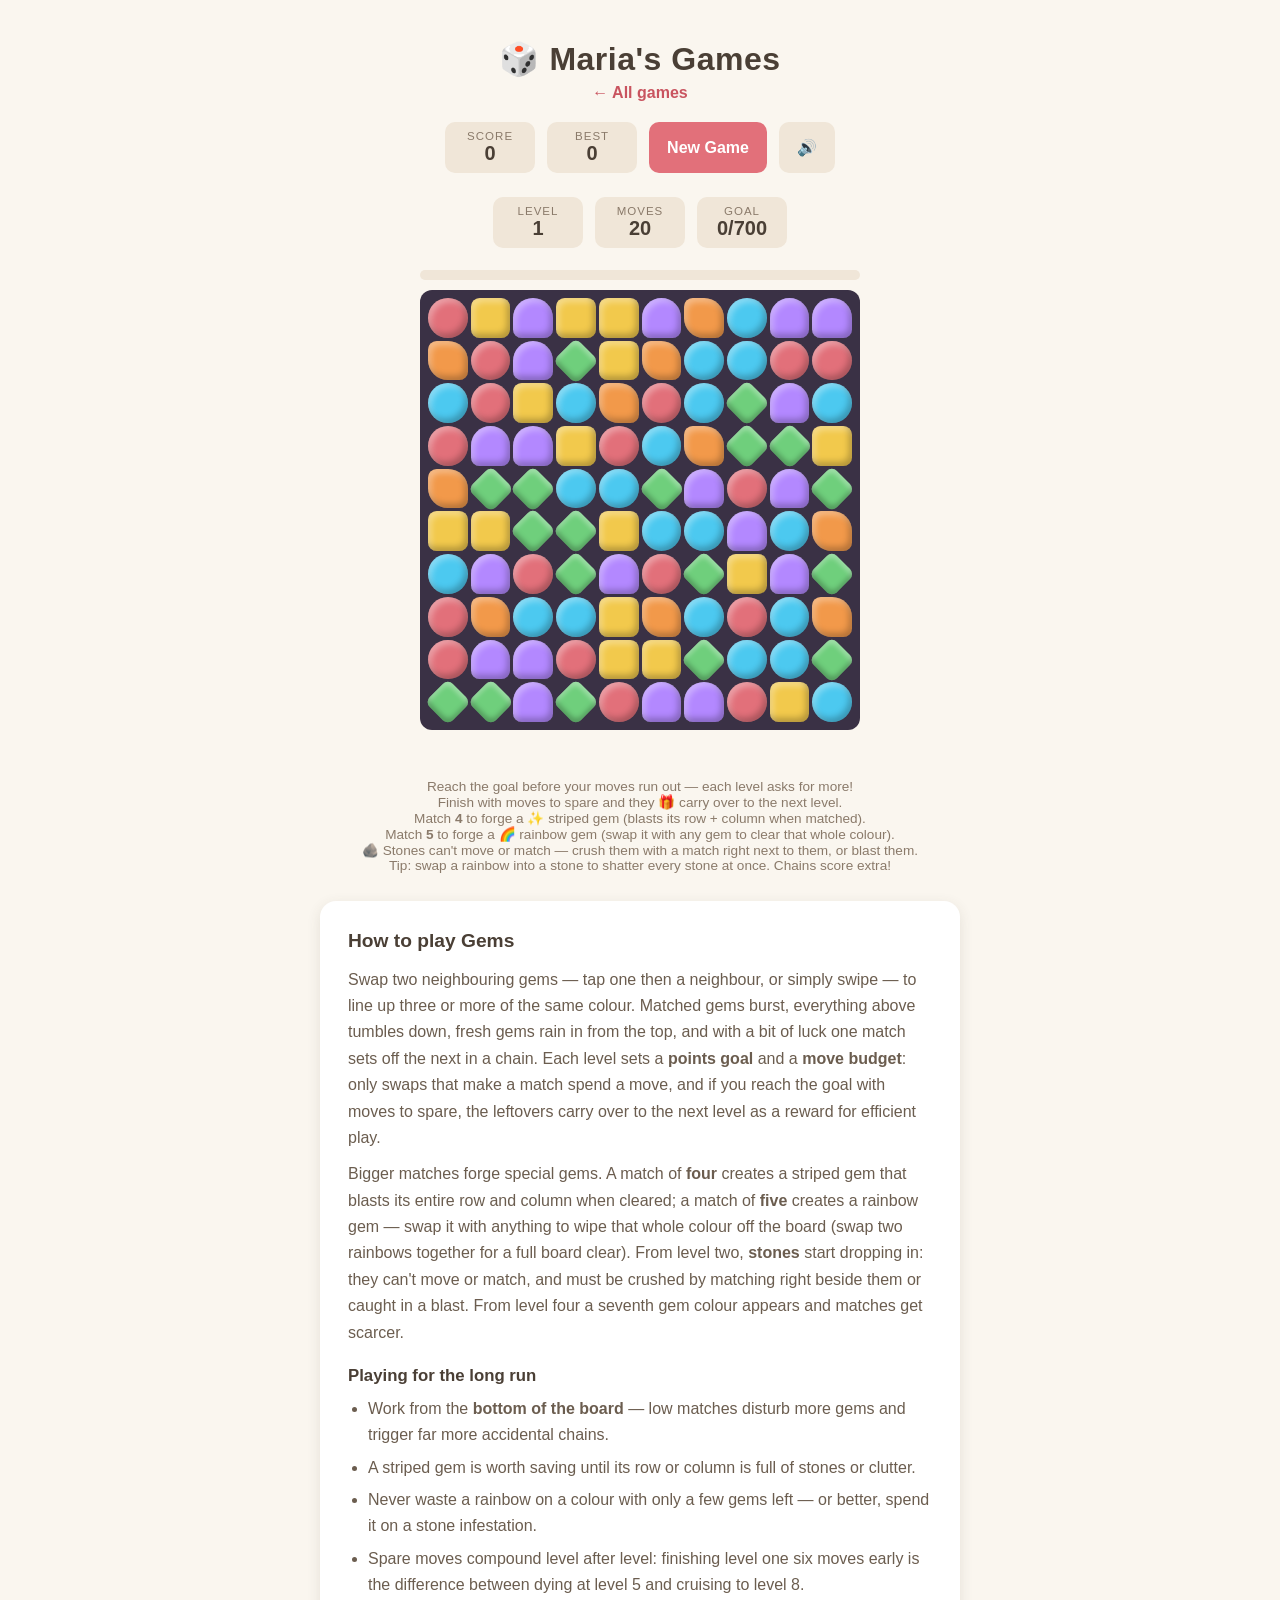
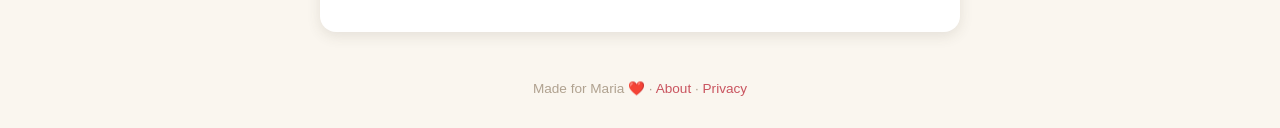
<file: gems.html>
<!DOCTYPE html>
<html lang="en">
<head>
<meta charset="UTF-8">
<meta name="viewport" content="width=device-width, initial-scale=1.0">
<title>Gems — Maria's Games</title>
<meta name="description" content="Gems: a free match-3 puzzle with levels, striped and rainbow special gems, stone blockers, explosions and move carryover. Play in your browser.">
<link rel="canonical" href="https://maria-games.com/gems.html">
<meta property="og:type" content="website">
<meta property="og:title" content="Gems — Maria's Games">
<meta property="og:description" content="Gems: a free match-3 puzzle with levels, striped and rainbow special gems, stone blockers, explosions and move carryover. Play in your browser.">
<meta property="og:url" content="https://maria-games.com/gems.html">
<meta property="og:image" content="https://maria-games.com/og.png">
<meta name="twitter:card" content="summary_large_image">
<link rel="icon" href="data:image/svg+xml,<svg xmlns=%22http://www.w3.org/2000/svg%22 viewBox=%220 0 100 100%22><text y=%22.9em%22 font-size=%2290%22>💠</text></svg>">
<link rel="stylesheet" href="style.css">
<script async src="https://pagead2.googlesyndication.com/pagead/js/adsbygoogle.js?client=ca-pub-5441764367815214"
     crossorigin="anonymous"></script>
<style>
  #board-wrap {
    position: relative;
    width: min(92vw, 440px);
  }
  #board {
    display: grid;
    grid-template-columns: repeat(10, 1fr);
    gap: 3px;
    background: #3a3145;
    border-radius: 12px;
    padding: 8px;
    width: 100%;
    aspect-ratio: 1;
    touch-action: none;
    user-select: none;
  }
  canvas#fx {
    position: absolute;
    inset: 0;
    width: 100%;
    height: 100%;
    pointer-events: none;
    z-index: 5;
  }
  #board-wrap.shaking { animation: boardshake 0.4s ease; }
  @keyframes boardshake {
    0%, 100% { translate: 0 0; }
    20% { translate: -6px 3px; }
    40% { translate: 5px -4px; }
    60% { translate: -4px -3px; }
    80% { translate: 3px 4px; }
  }
  .gem {
    border-radius: 50%;
    cursor: pointer;
    box-shadow: inset -3px -4px 6px rgba(0,0,0,0.25), inset 3px 4px 6px rgba(255,255,255,0.35);
  }
  /* Movement is animated with the translate/scale properties so the
     rotated diamond shape (g2) keeps its transform. */
  .g0 { background: #e2707a; }
  .g1 { background: #f2c94c; border-radius: 22%; }
  .g2 { background: #6fcf7c; border-radius: 22%; transform: rotate(45deg) scale(0.82); }
  .g3 { background: #4cc9f0; }
  .g4 { background: #b388ff; border-radius: 50% 50% 22% 22%; }
  .g5 { background: #f2994a; border-radius: 22% 50% 22% 50%; }
  .g6 { background: #f4efe6; border-radius: 38%; }
  .stone {
    background:
      radial-gradient(circle at 30% 30%, rgba(255,255,255,0.25) 0 18%, transparent 20%),
      radial-gradient(circle at 65% 70%, rgba(0,0,0,0.25) 0 22%, transparent 24%),
      linear-gradient(135deg, #9a8f9e, #6f6575);
    border-radius: 24%;
    cursor: not-allowed;
  }
  .gem.cross {
    background-image: repeating-linear-gradient(45deg, rgba(255,255,255,0.55) 0 4px, transparent 4px 9px);
    animation: glowpulse 1.1s ease-in-out infinite;
  }
  @keyframes glowpulse { 50% { filter: brightness(1.4); box-shadow: 0 0 12px rgba(255,255,255,0.9); } }
  .gem.rainbow {
    background: conic-gradient(#e2707a, #f2c94c, #6fcf7c, #4cc9f0, #b388ff, #f2994a, #e2707a);
    animation: spinbow 2.5s linear infinite;
    box-shadow: 0 0 10px rgba(255,255,255,0.7);
  }
  @keyframes spinbow { to { rotate: 1turn; } }
  .gem.selected { outline: 3px solid #fff; outline-offset: 1px; scale: 1.12; }
  .gem.burst { animation: gemburst 0.24s ease forwards; }
  .gem.burst.slow { animation-duration: 0.5s; }
  @keyframes gemburst {
    35%  { scale: 1.35; filter: brightness(1.8); }
    100% { scale: 0.1; opacity: 0; filter: brightness(2.4); }
  }
  #goalbar {
    width: min(92vw, 440px);
    height: 10px;
    background: var(--soft);
    border-radius: 5px;
    margin: 10px 0;
    overflow: hidden;
  }
  #goalfill {
    height: 100%;
    width: 0%;
    background: linear-gradient(90deg, var(--accent), #f2c94c);
    border-radius: 5px;
    transition: width 0.3s ease;
  }
  #message {
    text-align: center;
    font-weight: 700;
    margin-top: 12px;
    min-height: 1.6em;
    color: var(--accent-dark);
    font-size: 1.05rem;
  }
  #message.big { animation: praisepop 0.8s ease; font-size: 1.4rem; }
  @keyframes praisepop {
    0% { scale: 0.5; }
    35% { scale: 1.25; }
    100% { scale: 1; }
  }
</style>
</head>
<body>
<header class="site">
  <h1><a href="index.html">🎲 Maria's Games</a></h1>
  <a class="back" href="index.html">← All games</a>
</header>
<main>
  <div class="hud">
    <div class="stat"><div class="label">Score</div><div class="value" id="score">0</div></div>
    <div class="stat"><div class="label">Best</div><div class="value" id="best">0</div></div>
    <button class="btn" id="new">New Game</button>
    <button class="btn secondary" id="mute">🔊</button>
  </div>
  <div class="hud">
    <div class="stat"><div class="label">Level</div><div class="value" id="level">1</div></div>
    <div class="stat"><div class="label">Moves</div><div class="value" id="moves">20</div></div>
    <div class="stat"><div class="label">Goal</div><div class="value" id="goal">0/700</div></div>
  </div>
  <div id="goalbar"><div id="goalfill"></div></div>
  <div id="board-wrap">
    <div id="board"></div>
    <canvas id="fx"></canvas>
  </div>
  <div id="message"></div>
  <p class="controls-hint">Reach the goal before your moves run out — each level asks for more!<br>
  Finish with moves to spare and they 🎁 carry over to the next level.<br>
  Match <b>4</b> to forge a ✨ striped gem (blasts its row + column when matched).<br>
  Match <b>5</b> to forge a 🌈 rainbow gem (swap it with any gem to clear that whole colour).<br>
  🪨 Stones can't move or match — crush them with a match right next to them, or blast them.<br>
  Tip: swap a rainbow into a stone to shatter every stone at once. Chains score extra!</p>
  <section class="game-info">
    <h2>How to play Gems</h2>
    <p>Swap two neighbouring gems — tap one then a neighbour, or simply swipe — to line up
    three or more of the same colour. Matched gems burst, everything above tumbles down,
    fresh gems rain in from the top, and with a bit of luck one match sets off the next in
    a chain. Each level sets a <b>points goal</b> and a <b>move budget</b>: only swaps that
    make a match spend a move, and if you reach the goal with moves to spare, the leftovers
    carry over to the next level as a reward for efficient play.</p>
    <p>Bigger matches forge special gems. A match of <b>four</b> creates a striped gem that
    blasts its entire row and column when cleared; a match of <b>five</b> creates a rainbow
    gem — swap it with anything to wipe that whole colour off the board (swap two rainbows
    together for a full board clear). From level two, <b>stones</b> start dropping in:
    they can't move or match, and must be crushed by matching right beside them or caught
    in a blast. From level four a seventh gem colour appears and matches get scarcer.</p>
    <h3>Playing for the long run</h3>
    <ul>
      <li>Work from the <b>bottom of the board</b> — low matches disturb more gems and
      trigger far more accidental chains.</li>
      <li>A striped gem is worth saving until its row or column is full of stones or
      clutter.</li>
      <li>Never waste a rainbow on a colour with only a few gems left — or better, spend it
      on a stone infestation.</li>
      <li>Spare moves compound level after level: finishing level one six moves early is
      the difference between dying at level 5 and cruising to level 8.</li>
    </ul>
  </section>
</main>
<footer class="site">Made for Maria ❤️ · <a href="about.html">About</a> · <a href="privacy.html">Privacy</a></footer>
<script src="fx.js"></script>
<script>
(function () {
  const N = 10;
  const RAINBOW = 99, STONE = 50;
  const boardEl = document.getElementById('board');
  const wrapEl = document.getElementById('board-wrap');
  const scoreEl = document.getElementById('score');
  const bestEl = document.getElementById('best');
  const levelEl = document.getElementById('level');
  const movesEl = document.getElementById('moves');
  const goalEl = document.getElementById('goal');
  const goalFill = document.getElementById('goalfill');
  const msgEl = document.getElementById('message');

  // Gem encoding: 0..6 normal, 10+t striped cross of colour t, 50 stone, 99 rainbow
  let board = [];
  let score = 0, levelScore = 0, level = 1, moves = 20, best;
  let selected = -1, busy = false, over = false;

  best = Number(localStorage.getItem('mariagemsmatchbest') || 0);
  bestEl.textContent = best;

  const GEMCOLORS = ['#e2707a', '#f2c94c', '#6fcf7c', '#4cc9f0', '#b388ff', '#f2994a', '#f4efe6'];
  const row = i => Math.floor(i / N), col = i => i % N;
  const colorOf = v => v === RAINBOW ? -2 : v === STONE ? -3 : (v >= 10 ? v - 10 : v);
  const types = () => level >= 4 ? 7 : 6;
  const goal = () => 700 + 500 * (level - 1);
  const movesForLevel = () => Math.max(15, 21 - level);
  const adjacent = (a, b) =>
    (row(a) === row(b) && Math.abs(col(a) - col(b)) === 1) ||
    (col(a) === col(b) && Math.abs(row(a) - row(b)) === 1);

  /* ---------- sound (tiny WebAudio synth, no assets) ---------- */
  let audio = null;
  let muted = localStorage.getItem('mariagemsmuted') === '1';
  const muteBtn = document.getElementById('mute');
  muteBtn.textContent = muted ? '🔇' : '🔊';
  muteBtn.addEventListener('click', () => {
    muted = !muted;
    localStorage.setItem('mariagemsmuted', muted ? '1' : '0');
    muteBtn.textContent = muted ? '🔇' : '🔊';
  });
  function tone(freq, dur, type, gain, when) {
    if (muted) return;
    try {
      audio = audio || new (window.AudioContext || window.webkitAudioContext)();
      const o = audio.createOscillator(), g = audio.createGain();
      const t0 = audio.currentTime + (when || 0);
      o.type = type || 'sine';
      o.frequency.value = freq;
      g.gain.setValueAtTime(gain || 0.12, t0);
      g.gain.exponentialRampToValueAtTime(0.001, t0 + dur);
      o.connect(g).connect(audio.destination);
      o.start(t0);
      o.stop(t0 + dur + 0.03);
    } catch (e) { /* no audio available */ }
  }
  const popSound = m => tone(280 + m * 90, 0.12, 'triangle', 0.12);
  const blastSound = () => { tone(85, 0.28, 'sawtooth', 0.16); tone(150, 0.2, 'square', 0.09, 0.04); };
  const stoneSound = () => tone(150, 0.09, 'square', 0.1);
  const levelSound = () => [523, 659, 784, 1047].forEach((f, k) => tone(f, 0.16, 'triangle', 0.11, k * 0.09));
  const sadSound = () => [330, 262, 196].forEach((f, k) => tone(f, 0.22, 'triangle', 0.11, k * 0.16));

  /* ---------- particle FX overlay ---------- */
  const fx = document.getElementById('fx');
  const fctx = fx.getContext('2d');
  let particles = [], fxOn = false, slowmo = 1, lastT = 0;
  function sizeFx() {
    const dpr = window.devicePixelRatio || 1;
    fx.width = wrapEl.clientWidth * dpr;
    fx.height = wrapEl.clientHeight * dpr;
    fctx.setTransform(dpr, 0, 0, dpr, 0, 0);
  }
  window.addEventListener('resize', sizeFx);
  function cellCenter(i) {
    const el = boardEl.children[i];
    return [el.offsetLeft + el.offsetWidth / 2, el.offsetTop + el.offsetHeight / 2];
  }
  function colorFor(v) {
    if (v === RAINBOW) return 'hsl(' + Math.floor(Math.random() * 360) + ',85%,65%)';
    if (v === STONE) return '#8b8494';
    return GEMCOLORS[colorOf(v)] || '#fff';
  }
  function boom(i, v, n) {
    const [x, y] = cellCenter(i);
    for (let k = 0; k < n; k++) {
      const a = Math.random() * Math.PI * 2, s = 1.5 + Math.random() * 3.5;
      particles.push({
        x, y, vx: Math.cos(a) * s, vy: Math.sin(a) * s - 1.2,
        r: 2 + Math.random() * 3, life: 1, color: colorFor(v),
      });
    }
    startFx();
  }
  function floatText(x, y, text, size) {
    particles.push({ x, y, text, size: size || 20, life: 1.4 });
    startFx();
  }
  function confetti() {
    for (let k = 0; k < 70; k++) {
      particles.push({
        x: Math.random() * wrapEl.clientWidth, y: -10 - Math.random() * 40,
        vx: (Math.random() - 0.5) * 1.5, vy: 1 + Math.random() * 2.5,
        r: 2.5 + Math.random() * 3, life: 1.6,
        color: 'hsl(' + Math.floor(Math.random() * 360) + ',85%,65%)',
      });
    }
    startFx();
  }
  function startFx() {
    if (!fxOn) { fxOn = true; lastT = 0; requestAnimationFrame(fxTick); }
  }
  function fxTick(t) {
    const dt = (lastT ? Math.min(40, t - lastT) : 16) / 16.7 * slowmo;
    lastT = t;
    fctx.clearRect(0, 0, wrapEl.clientWidth, wrapEl.clientHeight);
    particles = particles.filter(p => (p.life -= 0.018 * dt) > 0);
    particles.forEach(p => {
      if (p.text) {
        p.y -= 0.7 * dt;
        fctx.globalAlpha = Math.min(1, p.life);
        fctx.font = 'bold ' + p.size + 'px -apple-system, sans-serif';
        fctx.textAlign = 'center';
        fctx.lineWidth = 3;
        fctx.strokeStyle = 'rgba(58,49,69,0.7)';
        fctx.strokeText(p.text, p.x, p.y);
        fctx.fillStyle = '#fff';
        fctx.fillText(p.text, p.x, p.y);
      } else {
        p.x += p.vx * dt;
        p.y += p.vy * dt;
        p.vy += 0.11 * dt;
        fctx.globalAlpha = Math.max(0, Math.min(1, p.life));
        fctx.fillStyle = p.color;
        fctx.beginPath();
        fctx.arc(p.x, p.y, p.r, 0, Math.PI * 2);
        fctx.fill();
      }
    });
    fctx.globalAlpha = 1;
    if (particles.length) requestAnimationFrame(fxTick);
    else { fxOn = false; fctx.clearRect(0, 0, wrapEl.clientWidth, wrapEl.clientHeight); }
  }
  function shake() {
    wrapEl.classList.remove('shaking');
    void wrapEl.offsetWidth;
    wrapEl.classList.add('shaking');
  }
  function praise(mult) {
    const words = ['', '', 'Great! ✨', 'Amazing! 🤩', 'Spectacular! 🎆', 'LEGENDARY! 👑'];
    msgEl.textContent = words[Math.min(mult, 5)];
    msgEl.classList.remove('big');
    void msgEl.offsetWidth;
    msgEl.classList.add('big');
  }

  /* ---------- core rules ---------- */
  function findRuns(b) {
    const runs = [];
    for (let r = 0; r < N; r++) {
      let c = 0;
      while (c < N - 2) {
        const v = colorOf(b[r * N + c]);
        if (v >= 0) {
          let k = c + 1;
          while (k < N && colorOf(b[r * N + k]) === v) k++;
          if (k - c >= 3) runs.push({ color: v, cells: Array.from({ length: k - c }, (_, j) => r * N + c + j) });
          c = k;
        } else c++;
      }
    }
    for (let c = 0; c < N; c++) {
      let r = 0;
      while (r < N - 2) {
        const v = colorOf(b[r * N + c]);
        if (v >= 0) {
          let k = r + 1;
          while (k < N && colorOf(b[k * N + c]) === v) k++;
          if (k - r >= 3) runs.push({ color: v, cells: Array.from({ length: k - r }, (_, j) => (r + j) * N + c) });
          r = k;
        } else r++;
      }
    }
    return runs;
  }

  // Cross gems blast their row+column; a rainbow caught in a blast clears a random colour
  function expandSpecials(removal) {
    const queue = [...removal];
    while (queue.length) {
      const i = queue.pop();
      const v = board[i];
      if (v >= 10 && v < 20) {
        const r = row(i), c = col(i);
        for (let k = 0; k < N; k++) {
          for (const j of [r * N + k, k * N + c]) {
            if (!removal.has(j)) { removal.add(j); queue.push(j); }
          }
        }
      } else if (v === RAINBOW) {
        const t = Math.floor(Math.random() * types());
        for (let j = 0; j < N * N; j++) {
          if (colorOf(board[j]) === t && !removal.has(j)) { removal.add(j); queue.push(j); }
        }
      }
    }
  }

  // Matches crush any stone sitting right next to them
  function crushStones(removal) {
    const kills = [];
    removal.forEach(i => {
      if (board[i] === STONE) return;
      const r = row(i), c = col(i);
      [[r - 1, c], [r + 1, c], [r, c - 1], [r, c + 1]].forEach(([rr, cc]) => {
        if (rr >= 0 && rr < N && cc >= 0 && cc < N) {
          const j = rr * N + cc;
          if (board[j] === STONE && !removal.has(j)) { removal.add(j); kills.push(j); }
        }
      });
    });
    return kills.length;
  }

  function stepMatches(prefPos) {
    const runs = findRuns(board);
    if (runs.length === 0) return null;
    const removal = new Set();
    runs.forEach(run => run.cells.forEach(i => removal.add(i)));
    const creations = [];
    runs.forEach(run => {
      if (run.cells.length >= 4) {
        const pos = (prefPos != null && run.cells.includes(prefPos))
          ? prefPos : run.cells[Math.floor(run.cells.length / 2)];
        creations.push({ pos, v: run.cells.length >= 5 ? RAINBOW : 10 + run.color });
      }
    });
    expandSpecials(removal);
    crushStones(removal);
    return { removal, creations };
  }

  function hasMove() {
    if (board.includes(RAINBOW)) return true;
    for (let i = 0; i < N * N; i++) {
      for (const j of [i + 1, i + N]) {
        if (j >= N * N || (j === i + 1 && col(i) === N - 1)) continue;
        if (board[i] === STONE || board[j] === STONE) continue;
        [board[i], board[j]] = [board[j], board[i]];
        const ok = findRuns(board).length > 0;
        [board[i], board[j]] = [board[j], board[i]];
        if (ok) return true;
      }
    }
    return false;
  }

  function newBoard() {
    const T = types();
    do {
      for (let i = 0; i < N * N; i++) {
        let v;
        do {
          v = Math.floor(Math.random() * T);
        } while (
          (col(i) >= 2 && board[i - 1] === v && board[i - 2] === v) ||
          (row(i) >= 2 && board[i - N] === v && board[i - 2 * N] === v)
        );
        board[i] = v;
      }
    } while (!hasMove());
  }

  function render() {
    boardEl.innerHTML = '';
    for (let i = 0; i < N * N; i++) {
      const d = document.createElement('div');
      const v = board[i];
      if (v === RAINBOW) d.className = 'gem rainbow';
      else if (v === STONE) d.className = 'gem stone';
      else if (v >= 10) d.className = 'gem g' + (v - 10) + ' cross';
      else d.className = 'gem g' + v;
      if (i === selected) d.classList.add('selected');
      d.dataset.i = i;
      boardEl.appendChild(d);
    }
  }

  function updateHud() {
    scoreEl.textContent = score;
    levelEl.textContent = level;
    movesEl.textContent = moves;
    goalEl.textContent = Math.min(levelScore, goal()) + '/' + goal();
    goalFill.style.width = Math.min(100, levelScore / goal() * 100) + '%';
    if (score > best) {
      best = score;
      localStorage.setItem('mariagemsmatchbest', best);
      bestEl.textContent = best;
    }
  }

  function gravityRefill() {
    const movesOut = [];
    const T = types();
    // A few stones sneak into the refills from level 2 on
    let stones = board.filter(v => v === STONE).length;
    const stoneChance = level >= 2 ? Math.min(0.03 + level * 0.01, 0.09) : 0;
    const stoneCap = Math.min(4 + level, 10);
    for (let c = 0; c < N; c++) {
      let write = N - 1;
      for (let r = N - 1; r >= 0; r--) {
        if (board[r * N + c] >= 0) {
          if (write !== r) {
            board[write * N + c] = board[r * N + c];
            movesOut.push({ i: write * N + c, dy: write - r });
          }
          write--;
        }
      }
      for (let r = write; r >= 0; r--) {
        if (stones < stoneCap && Math.random() < stoneChance) {
          board[r * N + c] = STONE;
          stones++;
        } else {
          board[r * N + c] = Math.floor(Math.random() * T);
        }
        movesOut.push({ i: r * N + c, dy: write + 1 });
      }
    }
    return movesOut;
  }

  function animateFalls(mv) {
    if (mv.length === 0) return;
    const pitch = boardEl.children[N].offsetTop - boardEl.children[0].offsetTop;
    mv.forEach(({ i, dy }) => {
      const el = boardEl.children[i];
      el.style.transition = 'none';
      el.style.translate = '0 ' + (-dy * pitch) + 'px';
    });
    requestAnimationFrame(() => requestAnimationFrame(() => {
      mv.forEach(({ i }) => {
        const el = boardEl.children[i];
        el.style.transition = 'translate 0.24s cubic-bezier(0.3, 0.9, 0.4, 1.15)';
        el.style.translate = '0 0';
      });
    }));
  }

  function applyStep(removal, creations, mult) {
    const stonesHit = [...removal].filter(i => board[i] === STONE).length;
    const specialsHit = [...removal].some(i => board[i] >= 10 && board[i] < 20 || board[i] === RAINBOW);
    const drama = specialsHit || removal.size >= 10;
    const gain = removal.size * 10 * mult + stonesHit * 20;
    score += gain;
    levelScore += gain;
    updateHud();

    // FX: explosions on every removed cell, floating score, shake + slow-mo on the big ones
    let cx = 0, cy = 0;
    removal.forEach(i => {
      boom(i, board[i], drama ? 10 : 6);
      const [x, y] = cellCenter(i);
      cx += x; cy += y;
    });
    floatText(cx / removal.size, cy / removal.size, '+' + gain, drama ? 26 : 20);
    if (mult >= 2) praise(mult);
    if (drama) {
      shake();
      blastSound();
      slowmo = 0.4;
    } else {
      popSound(mult);
    }
    if (stonesHit) stoneSound();

    const burstT = drama ? 520 : 240;
    const nextT = drama ? 420 : 280;
    removal.forEach(i => { board[i] = -1; });
    const created = new Set(creations.map(c => c.pos));
    removal.forEach(i => {
      if (!created.has(i)) {
        boardEl.children[i].classList.add('burst');
        if (drama) boardEl.children[i].classList.add('slow');
      }
    });
    creations.forEach(c => { board[c.pos] = c.v; });
    setTimeout(() => {
      slowmo = 1;
      const mv = gravityRefill();
      render();
      animateFalls(mv);
      setTimeout(() => cascade(mult + 1), nextT);
    }, burstT);
  }

  function cascade(mult, prefPos) {
    const res = stepMatches(prefPos);
    if (res) { applyStep(res.removal, res.creations, mult); return; }
    busy = false;
    if (levelScore >= goal()) { levelUp(); return; }
    if (moves <= 0) { gameOver(); return; }
    if (!hasMove()) {
      msgEl.textContent = '🔀 No moves left on the board — shuffling!';
      setTimeout(() => { newBoard(); render(); }, 600);
    }
  }

  function levelUp() {
    levelScore = Math.max(0, levelScore - goal());
    // Finish a level early and the spare moves travel with you
    const carried = moves;
    level++;
    moves = movesForLevel() + carried;
    // The new level drops some stones in your way
    let toPlace = Math.min(1 + level, 7), guard = 300;
    while (toPlace > 0 && guard--) {
      const i = Math.floor(Math.random() * N * N);
      if (board[i] >= 0 && board[i] < 10) { board[i] = STONE; toPlace--; }
    }
    if (!hasMove()) newBoard();
    render();
    confetti();
    levelSound();
    msgEl.classList.remove('big');
    void msgEl.offsetWidth;
    msgEl.classList.add('big');
    msgEl.textContent = '🏆 Level ' + level + '! Goal: ' + goal() + ' points in ' + moves + ' moves' +
      (carried > 0 ? ' — 🎁 ' + carried + ' spare move' + (carried > 1 ? 's' : '') + ' carried over!' : '.');
    if (carried > 0) {
      floatText(wrapEl.clientWidth / 2, wrapEl.clientHeight / 2, '🎁 +' + carried + ' moves!', 26);
    }
    updateHud();
  }

  function gameOver() {
    over = true;
    updateHud();
    sadSound();
    FX.countGame();
    msgEl.textContent = '💔 Out of moves! Final score ' + score + ' (level ' + level + '). Press New Game!';
  }

  function animateSwap(a, b, done) {
    const ea = boardEl.children[a], eb = boardEl.children[b];
    const dx = eb.offsetLeft - ea.offsetLeft, dy = eb.offsetTop - ea.offsetTop;
    ea.style.transition = eb.style.transition = 'translate 0.16s ease';
    ea.style.zIndex = '1';
    ea.style.translate = dx + 'px ' + dy + 'px';
    eb.style.translate = (-dx) + 'px ' + (-dy) + 'px';
    setTimeout(done, 170);
  }

  function invalidSwap(a, b) {
    animateSwap(a, b, () => {
      boardEl.children[a].style.translate = '0 0';
      boardEl.children[b].style.translate = '0 0';
      setTimeout(() => { render(); busy = false; }, 170);
    });
  }

  function trySwap(a, b) {
    if (busy || over || !adjacent(a, b)) return;
    busy = true;
    selected = -1;
    msgEl.textContent = '';
    msgEl.classList.remove('big');

    const rainbowInvolved = board[a] === RAINBOW || board[b] === RAINBOW;

    // Stones don't budge (unless a rainbow shatters them)
    if ((board[a] === STONE || board[b] === STONE) && !rainbowInvolved) {
      stoneSound();
      invalidSwap(a, b);
      return;
    }

    // Rainbow swap is always a valid move: it devours the other gem's colour
    if (rainbowInvolved) {
      moves--;
      animateSwap(a, b, () => {
        const removal = new Set([a, b]);
        if (board[a] === RAINBOW && board[b] === RAINBOW) {
          for (let i = 0; i < N * N; i++) removal.add(i);   // double rainbow!
          floatText(wrapEl.clientWidth / 2, wrapEl.clientHeight / 2, '🌈 DOUBLE RAINBOW! 🌈', 24);
        } else {
          const t = colorOf(board[a] === RAINBOW ? board[b] : board[a]);
          for (let i = 0; i < N * N; i++) if (colorOf(board[i]) === t) removal.add(i);
        }
        expandSpecials(removal);
        crushStones(removal);
        applyStep(removal, [], 1);
      });
      return;
    }

    [board[a], board[b]] = [board[b], board[a]];
    if (findRuns(board).length === 0) {
      [board[a], board[b]] = [board[b], board[a]];
      invalidSwap(a, b);
      return;
    }
    moves--;
    updateHud();
    animateSwap(a, b, () => {
      render();
      cascade(1, b);
    });
  }

  /* ---------- input: tap-tap or swipe ---------- */
  let downI = -1, downX = 0, downY = 0;
  boardEl.addEventListener('pointerdown', (e) => {
    const t = e.target.closest('.gem');
    if (!t || busy || over) return;
    downI = Number(t.dataset.i);
    downX = e.clientX;
    downY = e.clientY;
  });
  boardEl.addEventListener('pointerup', (e) => {
    if (downI < 0 || busy || over) { downI = -1; return; }
    const dx = e.clientX - downX, dy = e.clientY - downY;
    if (Math.max(Math.abs(dx), Math.abs(dy)) > 18) {
      let target = -1;
      if (Math.abs(dx) > Math.abs(dy)) {
        if (dx > 0 && col(downI) < N - 1) target = downI + 1;
        if (dx < 0 && col(downI) > 0) target = downI - 1;
      } else {
        if (dy > 0 && row(downI) < N - 1) target = downI + N;
        if (dy < 0 && row(downI) > 0) target = downI - N;
      }
      if (target >= 0) trySwap(downI, target);
    } else {
      if (selected < 0) {
        selected = downI;
        render();
      } else if (selected === downI) {
        selected = -1;
        render();
      } else if (adjacent(selected, downI)) {
        trySwap(selected, downI);
      } else {
        selected = downI;
        render();
      }
    }
    downI = -1;
  });

  document.getElementById('new').addEventListener('click', () => {
    if (busy) return;
    score = 0; levelScore = 0; level = 1;
    moves = movesForLevel();
    selected = -1;
    over = false;
    msgEl.textContent = '';
    msgEl.classList.remove('big');
    newBoard();
    render();
    updateHud();
    sizeFx();
  });

  moves = movesForLevel();
  newBoard();
  render();
  updateHud();
  sizeFx();
})();
</script>
</body>
</html>
</file>
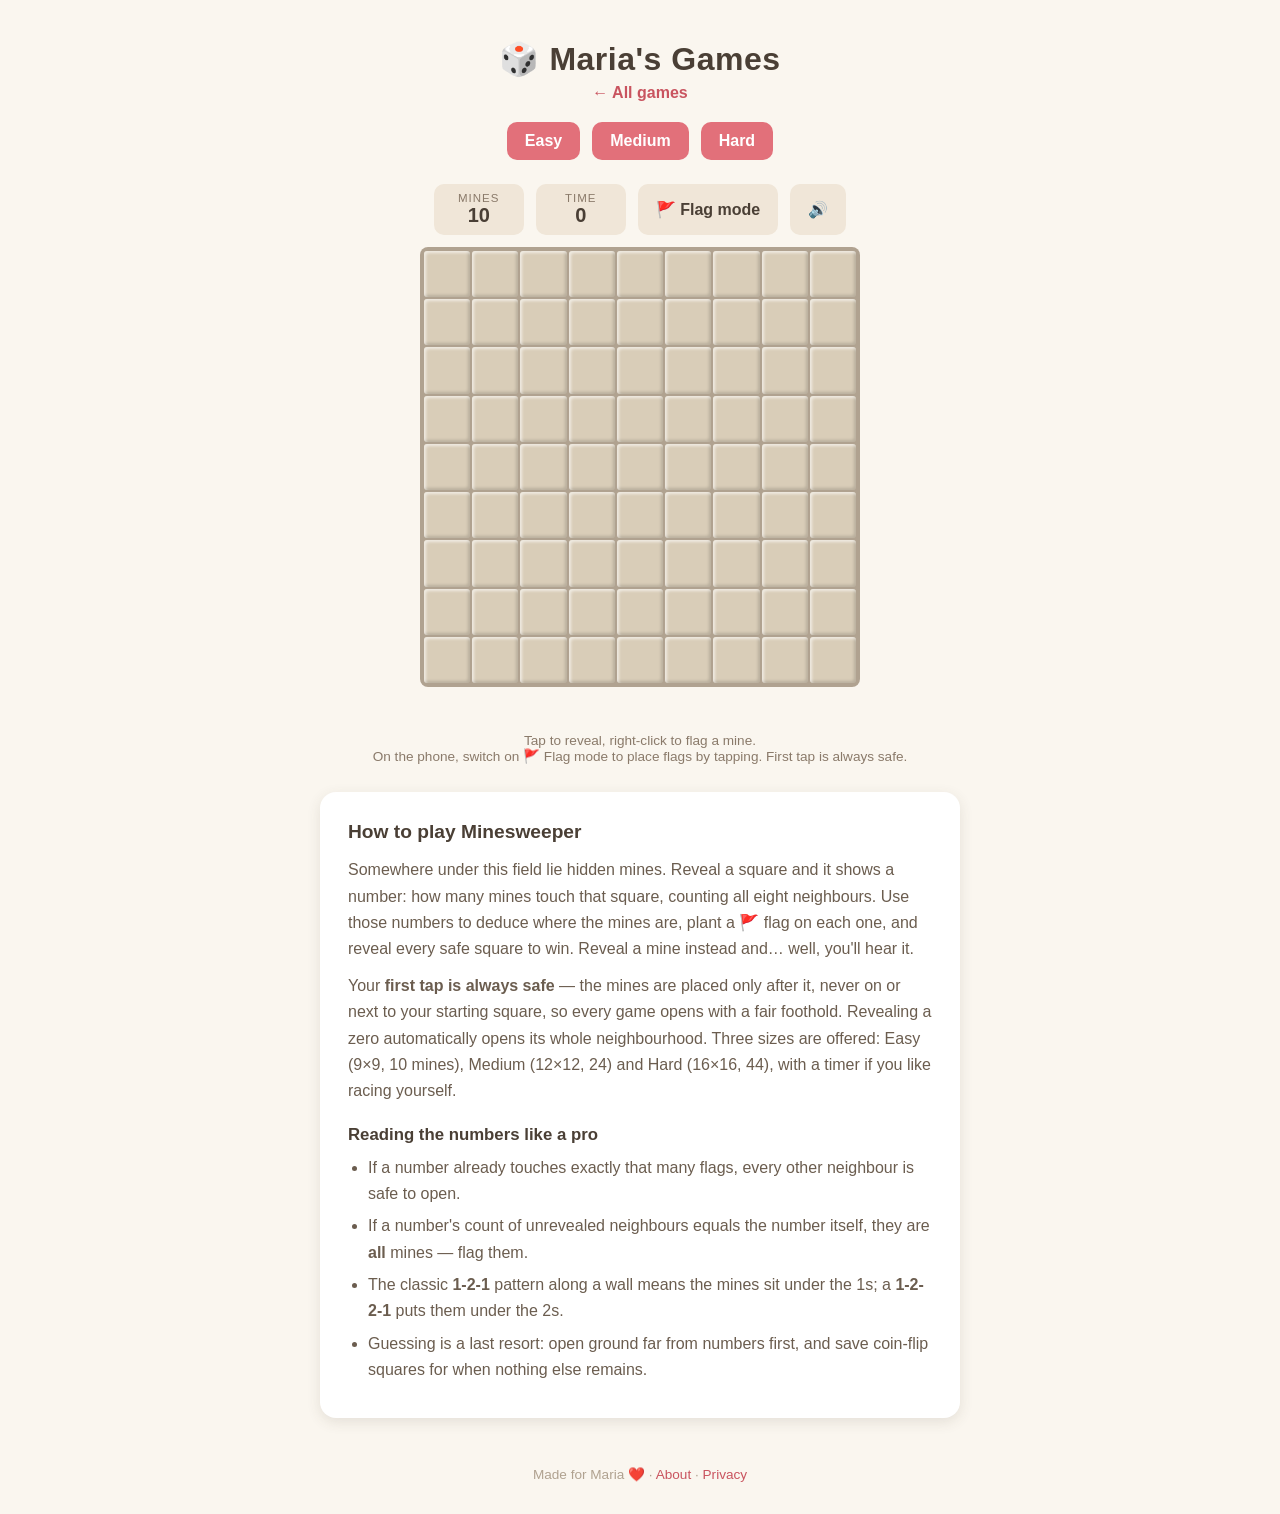
<file: mines.html>
<!DOCTYPE html>
<html lang="en">
<head>
<meta charset="UTF-8">
<meta name="viewport" content="width=device-width, initial-scale=1.0">
<title>Minesweeper — Maria's Games</title>
<meta name="description" content="Play Minesweeper free online in three sizes. First tap always safe, flag mode for phones, timer and mine counter. A pure logic classic.">
<link rel="canonical" href="https://maria-games.com/mines.html">
<meta property="og:type" content="website">
<meta property="og:title" content="Minesweeper — Maria's Games">
<meta property="og:description" content="Play Minesweeper free online in three sizes. First tap always safe, flag mode for phones, timer and mine counter. A pure logic classic.">
<meta property="og:url" content="https://maria-games.com/mines.html">
<meta property="og:image" content="https://maria-games.com/og.png">
<meta name="twitter:card" content="summary_large_image">
<link rel="icon" href="data:image/svg+xml,<svg xmlns=%22http://www.w3.org/2000/svg%22 viewBox=%220 0 100 100%22><text y=%22.9em%22 font-size=%2290%22>💣</text></svg>">
<link rel="stylesheet" href="style.css">
<script async src="https://pagead2.googlesyndication.com/pagead/js/adsbygoogle.js?client=ca-pub-5441764367815214"
     crossorigin="anonymous"></script>
<style>
  #board-wrap { position: relative; width: min(92vw, 440px); }
  #board {
    display: grid;
    gap: 2px;
    background: #b0a290;
    border-radius: 8px;
    padding: 4px;
    width: 100%;
    user-select: none;
    touch-action: manipulation;
  }
  .cell {
    aspect-ratio: 1;
    display: flex;
    align-items: center;
    justify-content: center;
    font-weight: 800;
    font-size: clamp(11px, 3.4vw, 20px);
    background: #d9cdb8;
    border-radius: 3px;
    cursor: pointer;
    box-shadow: inset 2px 2px 3px rgba(255,255,255,0.6), inset -2px -2px 3px rgba(0,0,0,0.15);
  }
  .cell.open {
    background: #f3ede1;
    box-shadow: none;
    cursor: default;
  }
  .cell.boom { background: #e2707a; }
  .n1 { color: #2b6fd6; } .n2 { color: #2e8b3a; } .n3 { color: #d63b3b; } .n4 { color: #23348f; }
  .n5 { color: #8a4a20; } .n6 { color: #1d8a8a; } .n7 { color: #333; } .n8 { color: #777; }
  #flag-toggle.active { background: var(--accent); color: #fff; }
  #message { text-align: center; font-weight: 700; margin-top: 12px; min-height: 1.4em; color: var(--accent-dark); font-size: 1.05rem; }
</style>
</head>
<body>
<header class="site">
  <h1><a href="index.html">🎲 Maria's Games</a></h1>
  <a class="back" href="index.html">← All games</a>
</header>
<main>
  <div class="hud">
    <button class="btn" id="new-easy">Easy</button>
    <button class="btn" id="new-medium">Medium</button>
    <button class="btn" id="new-hard">Hard</button>
  </div>
  <div class="hud">
    <div class="stat"><div class="label">Mines</div><div class="value" id="mines-left">10</div></div>
    <div class="stat"><div class="label">Time</div><div class="value" id="time">0</div></div>
    <button class="btn secondary" id="flag-toggle">🚩 Flag mode</button>
    <button class="btn secondary" id="mute">🔊</button>
  </div>
  <div id="board-wrap"><div id="board"></div></div>
  <div id="message"></div>
  <p class="controls-hint">Tap to reveal, right-click to flag a mine.<br>
  On the phone, switch on 🚩 Flag mode to place flags by tapping. First tap is always safe.</p>
  <section class="game-info">
    <h2>How to play Minesweeper</h2>
    <p>Somewhere under this field lie hidden mines. Reveal a square and it shows a number:
    how many mines touch that square, counting all eight neighbours. Use those numbers to
    deduce where the mines are, plant a 🚩 flag on each one, and reveal every safe square
    to win. Reveal a mine instead and… well, you'll hear it.</p>
    <p>Your <b>first tap is always safe</b> — the mines are placed only after it, never on
    or next to your starting square, so every game opens with a fair foothold. Revealing a
    zero automatically opens its whole neighbourhood. Three sizes are offered: Easy
    (9×9, 10 mines), Medium (12×12, 24) and Hard (16×16, 44), with a timer if you like
    racing yourself.</p>
    <h3>Reading the numbers like a pro</h3>
    <ul>
      <li>If a number already touches exactly that many flags, every other neighbour is
      safe to open.</li>
      <li>If a number's count of unrevealed neighbours equals the number itself, they are
      <b>all</b> mines — flag them.</li>
      <li>The classic <b>1-2-1</b> pattern along a wall means the mines sit under the 1s;
      a <b>1-2-2-1</b> puts them under the 2s.</li>
      <li>Guessing is a last resort: open ground far from numbers first, and save coin-flip
      squares for when nothing else remains.</li>
    </ul>
  </section>
</main>
<footer class="site">Made for Maria ❤️ · <a href="about.html">About</a> · <a href="privacy.html">Privacy</a></footer>
<script src="fx.js"></script>
<script>
(function () {
  const boardEl = document.getElementById('board');
  const wrapEl = document.getElementById('board-wrap');
  const fx = FX.overlay(wrapEl);
  FX.muteButton(document.getElementById('mute'));
  const minesEl = document.getElementById('mines-left');
  const timeEl = document.getElementById('time');
  const msgEl = document.getElementById('message');
  const flagBtn = document.getElementById('flag-toggle');

  let W, H, MINES;
  let mine, open, flag, count;
  let firstClick, over, flagMode = false, timer = null, seconds = 0;

  function idx(r, c) { return r * W + c; }
  function neighbors(i) {
    const r = Math.floor(i / W), c = i % W, out = [];
    for (let dr = -1; dr <= 1; dr++)
      for (let dc = -1; dc <= 1; dc++) {
        if (dr === 0 && dc === 0) continue;
        const rr = r + dr, cc = c + dc;
        if (rr >= 0 && rr < H && cc >= 0 && cc < W) out.push(idx(rr, cc));
      }
    return out;
  }

  function newGame(w, h, m) {
    W = w; H = h; MINES = m;
    mine = new Array(W * H).fill(false);
    open = new Array(W * H).fill(false);
    flag = new Array(W * H).fill(false);
    count = new Array(W * H).fill(0);
    firstClick = true;
    over = false;
    seconds = 0;
    clearInterval(timer);
    timeEl.textContent = '0';
    msgEl.textContent = '';
    boardEl.style.gridTemplateColumns = `repeat(${W}, 1fr)`;
    render();
    updateMines();
  }

  function placeMines(safe) {
    // First click and its neighbours are always safe
    const forbidden = new Set([safe, ...neighbors(safe)]);
    let placed = 0;
    while (placed < MINES) {
      const i = Math.floor(Math.random() * W * H);
      if (mine[i] || forbidden.has(i)) continue;
      mine[i] = true;
      placed++;
    }
    for (let i = 0; i < W * H; i++)
      count[i] = neighbors(i).filter(n => mine[n]).length;
  }

  function reveal(i) {
    if (over || open[i] || flag[i]) return;
    if (firstClick) {
      firstClick = false;
      placeMines(i);
      timer = setInterval(() => { seconds++; timeEl.textContent = seconds; }, 1000);
    }
    if (mine[i]) { lose(i); return; }
    FX.sounds.click();
    const stack = [i];
    while (stack.length) {
      const j = stack.pop();
      if (open[j] || flag[j]) continue;
      open[j] = true;
      if (count[j] === 0) neighbors(j).forEach(n => { if (!open[n]) stack.push(n); });
    }
    render();
    checkWin();
  }

  function toggleFlag(i) {
    if (over || open[i] || firstClick) return;
    flag[i] = !flag[i];
    FX.sounds.tick();
    render();
    updateMines();
  }

  function updateMines() {
    minesEl.textContent = MINES - flag.filter(Boolean).length;
  }

  function lose(hit) {
    over = true;
    clearInterval(timer);
    for (let i = 0; i < W * H; i++) if (mine[i]) open[i] = true;
    render(hit);
    const el = boardEl.children[hit];
    const x = el.offsetLeft + el.offsetWidth / 2, y = el.offsetTop + el.offsetHeight / 2;
    fx.boom(x, y, '#e2707a', 22);
    fx.boom(x, y, '#f2994a', 14);
    FX.shake(wrapEl);
    FX.sounds.blast();
    setTimeout(FX.sounds.sad, 350);
    FX.countGame();
    msgEl.textContent = '💥 Boom! Try again — pick a difficulty above.';
  }

  function checkWin() {
    for (let i = 0; i < W * H; i++) if (!mine[i] && !open[i]) return;
    over = true;
    clearInterval(timer);
    for (let i = 0; i < W * H; i++) if (mine[i]) flag[i] = true;
    render();
    updateMines();
    fx.confetti();
    fx.floatText(wrapEl.clientWidth / 2, wrapEl.clientHeight / 2, '🎉 ' + seconds + 's!', 28);
    FX.sounds.fanfare();
    FX.countGame();
    msgEl.textContent = '🎉 Bravo Maria! Cleared in ' + seconds + 's!';
  }

  function render(hit) {
    boardEl.innerHTML = '';
    for (let i = 0; i < W * H; i++) {
      const d = document.createElement('div');
      d.className = 'cell';
      if (open[i]) {
        d.classList.add('open');
        if (mine[i]) {
          d.textContent = '💣';
          if (i === hit) d.classList.add('boom');
        } else if (count[i] > 0) {
          d.textContent = count[i];
          d.classList.add('n' + count[i]);
        }
      } else if (flag[i]) {
        d.textContent = '🚩';
      }
      d.dataset.i = i;
      boardEl.appendChild(d);
    }
  }

  boardEl.addEventListener('click', (e) => {
    const t = e.target.closest('.cell');
    if (!t) return;
    const i = Number(t.dataset.i);
    if (flagMode) toggleFlag(i);
    else reveal(i);
  });
  boardEl.addEventListener('contextmenu', (e) => {
    e.preventDefault();
    const t = e.target.closest('.cell');
    if (t) toggleFlag(Number(t.dataset.i));
  });

  flagBtn.addEventListener('click', () => {
    flagMode = !flagMode;
    flagBtn.classList.toggle('active', flagMode);
  });

  document.getElementById('new-easy').addEventListener('click', () => newGame(9, 9, 10));
  document.getElementById('new-medium').addEventListener('click', () => newGame(12, 12, 24));
  document.getElementById('new-hard').addEventListener('click', () => newGame(16, 16, 44));

  newGame(9, 9, 10);
})();
</script>
</body>
</html>
</file>
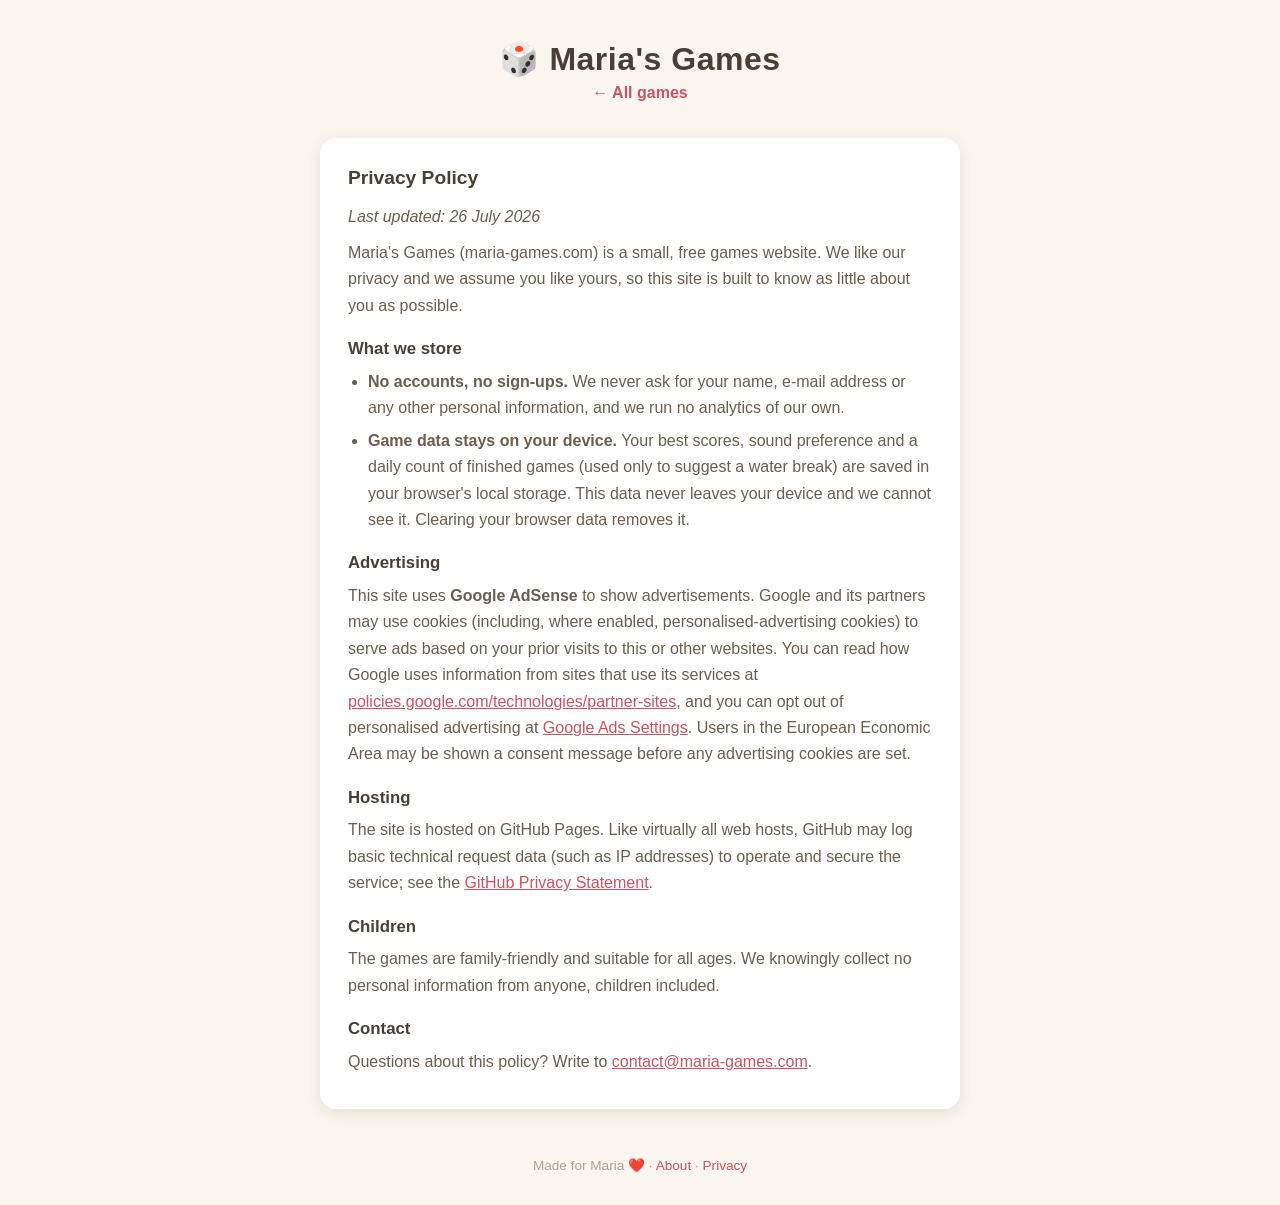
<file: privacy.html>
<!DOCTYPE html>
<html lang="en">
<head>
<meta charset="UTF-8">
<meta name="viewport" content="width=device-width, initial-scale=1.0">
<title>Privacy Policy — Maria's Games</title>
<meta name="description" content="Privacy policy for maria-games.com: what little data the site stores (your scores, on your device), and how advertising cookies work.">
<link rel="canonical" href="https://maria-games.com/privacy.html">
<meta property="og:type" content="website">
<meta property="og:title" content="Privacy Policy — Maria's Games">
<meta property="og:description" content="Privacy policy for maria-games.com: what little data the site stores (your scores, on your device), and how advertising cookies work.">
<meta property="og:url" content="https://maria-games.com/privacy.html">
<meta property="og:image" content="https://maria-games.com/og.png">
<meta name="twitter:card" content="summary_large_image">
<link rel="icon" href="data:image/svg+xml,<svg xmlns=%22http://www.w3.org/2000/svg%22 viewBox=%220 0 100 100%22><text y=%22.9em%22 font-size=%2290%22>🎲</text></svg>">
<link rel="stylesheet" href="style.css">
<script async src="https://pagead2.googlesyndication.com/pagead/js/adsbygoogle.js?client=ca-pub-5441764367815214"
     crossorigin="anonymous"></script>
</head>
<body>
<header class="site">
  <h1><a href="index.html">🎲 Maria's Games</a></h1>
  <a class="back" href="index.html">← All games</a>
</header>
<main>
  <section class="game-info">
    <h2>Privacy Policy</h2>
    <p><i>Last updated: 26 July 2026</i></p>
    <p>Maria's Games (maria-games.com) is a small, free games website. We like our privacy and
    we assume you like yours, so this site is built to know as little about you as possible.</p>

    <h3>What we store</h3>
    <ul>
      <li><b>No accounts, no sign-ups.</b> We never ask for your name, e-mail address or any
      other personal information, and we run no analytics of our own.</li>
      <li><b>Game data stays on your device.</b> Your best scores, sound preference and a daily
      count of finished games (used only to suggest a water break) are saved in your browser's
      local storage. This data never leaves your device and we cannot see it. Clearing your
      browser data removes it.</li>
    </ul>

    <h3>Advertising</h3>
    <p>This site uses <b>Google AdSense</b> to show advertisements. Google and its partners may
    use cookies (including, where enabled, personalised-advertising cookies) to serve ads based
    on your prior visits to this or other websites. You can read how Google uses information
    from sites that use its services at
    <a href="https://policies.google.com/technologies/partner-sites" rel="noopener">
    policies.google.com/technologies/partner-sites</a>, and you can opt out of personalised
    advertising at <a href="https://adssettings.google.com" rel="noopener">Google Ads
    Settings</a>. Users in the European Economic Area may be shown a consent message before
    any advertising cookies are set.</p>

    <h3>Hosting</h3>
    <p>The site is hosted on GitHub Pages. Like virtually all web hosts, GitHub may log basic
    technical request data (such as IP addresses) to operate and secure the service; see the
    <a href="https://docs.github.com/en/site-policy/privacy-policies/github-general-privacy-statement"
    rel="noopener">GitHub Privacy Statement</a>.</p>

    <h3>Children</h3>
    <p>The games are family-friendly and suitable for all ages. We knowingly collect no
    personal information from anyone, children included.</p>

    <h3>Contact</h3>
    <p>Questions about this policy? Write to
    <a href="mailto:contact@maria-games.com">contact@maria-games.com</a>.</p>
  </section>
</main>
<footer class="site">Made for Maria ❤️ · <a href="about.html">About</a> · <a href="privacy.html">Privacy</a></footer>
</body>
</html>
</file>
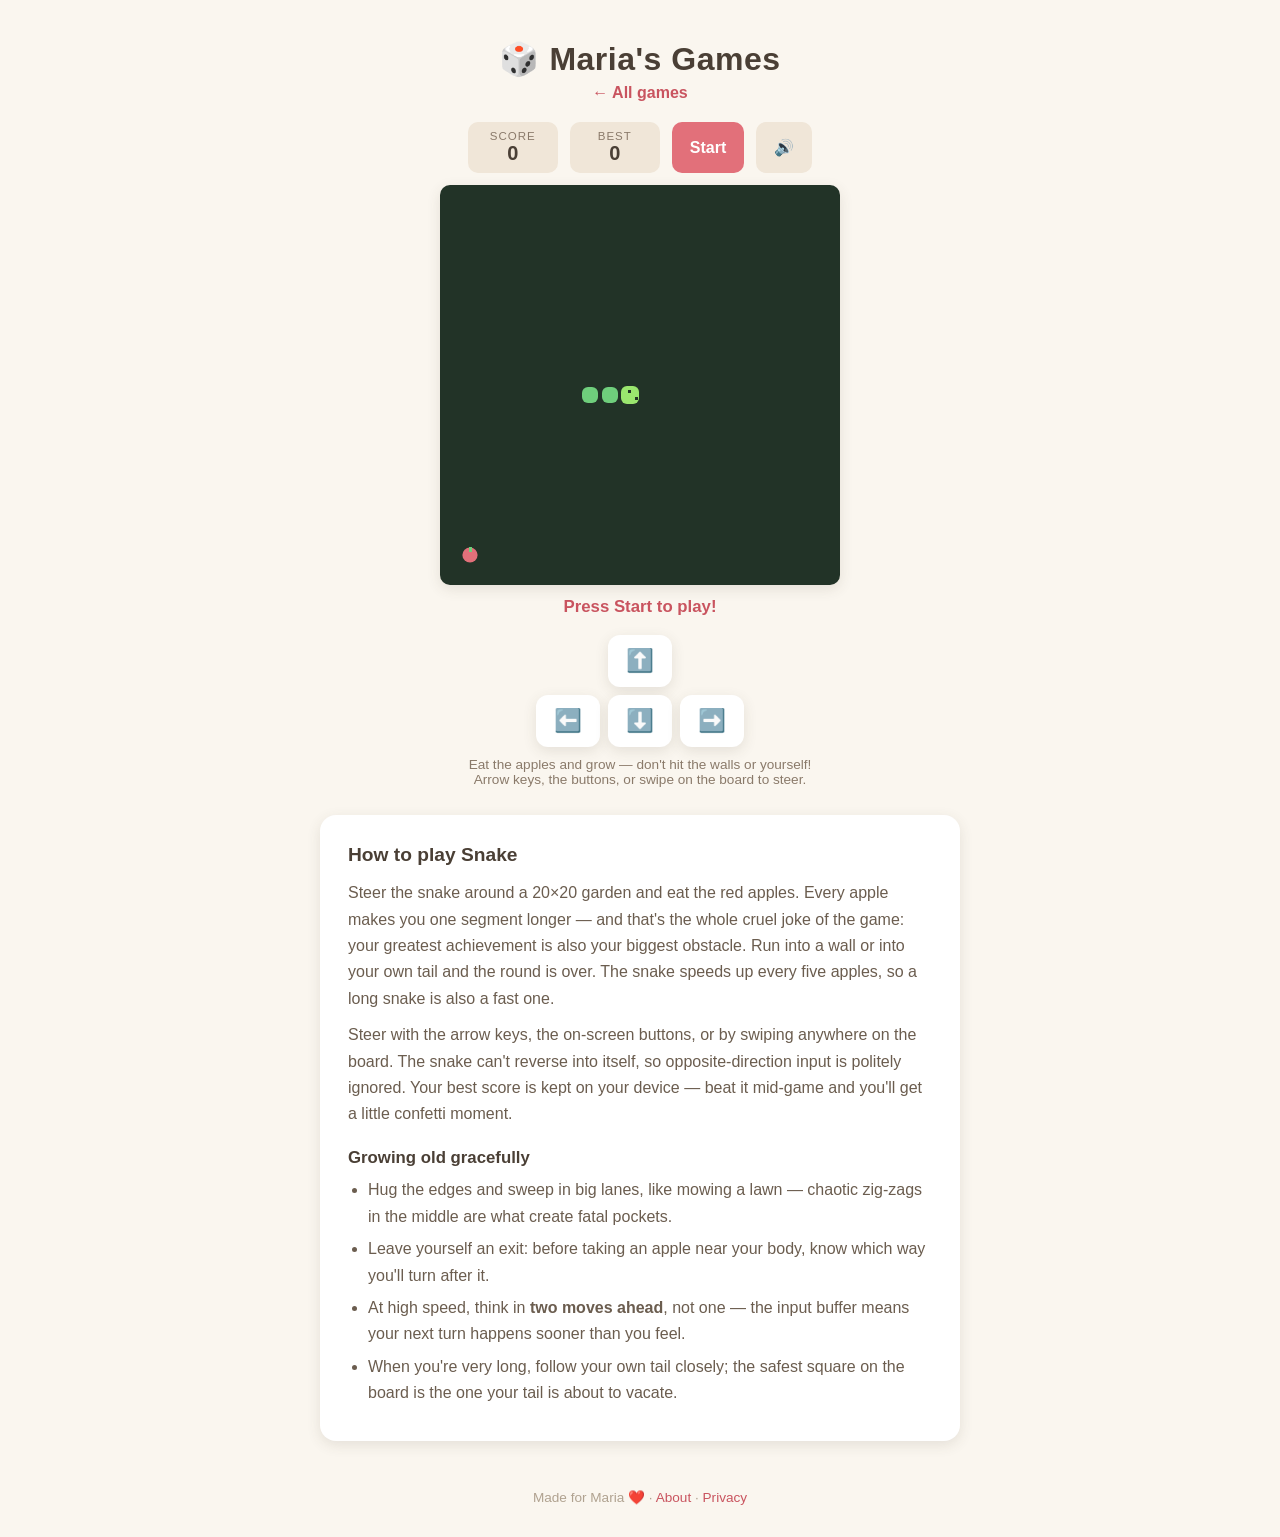
<file: snake.html>
<!DOCTYPE html>
<html lang="en">
<head>
<meta charset="UTF-8">
<meta name="viewport" content="width=device-width, initial-scale=1.0">
<title>Snake — Maria's Games</title>
<meta name="description" content="Play the classic Snake game free online — arrow keys, swipe or on-screen buttons. Eat apples, grow longer, dodge your own tail.">
<link rel="canonical" href="https://maria-games.com/snake.html">
<meta property="og:type" content="website">
<meta property="og:title" content="Snake — Maria's Games">
<meta property="og:description" content="Play the classic Snake game free online — arrow keys, swipe or on-screen buttons. Eat apples, grow longer, dodge your own tail.">
<meta property="og:url" content="https://maria-games.com/snake.html">
<meta property="og:image" content="https://maria-games.com/og.png">
<meta name="twitter:card" content="summary_large_image">
<link rel="icon" href="data:image/svg+xml,<svg xmlns=%22http://www.w3.org/2000/svg%22 viewBox=%220 0 100 100%22><text y=%22.9em%22 font-size=%2290%22>🐍</text></svg>">
<link rel="stylesheet" href="style.css">
<script async src="https://pagead2.googlesyndication.com/pagead/js/adsbygoogle.js?client=ca-pub-5441764367815214"
     crossorigin="anonymous"></script>
<style>
  #game-wrap { position: relative; width: min(92vw, 400px); }
  canvas#game {
    background: #223327;
    border-radius: 10px;
    box-shadow: var(--shadow);
    width: 100%;
    height: auto;
    touch-action: none;
    display: block;
  }
  #message { text-align: center; font-weight: 700; margin-top: 12px; min-height: 1.4em; color: var(--accent-dark); font-size: 1.05rem; }
  #touch {
    display: grid;
    grid-template-columns: repeat(3, 64px);
    grid-template-rows: repeat(2, 52px);
    gap: 8px;
    margin-top: 14px;
    justify-content: center;
  }
  #touch button {
    font-size: 1.4rem;
    border: none;
    border-radius: 12px;
    background: var(--card);
    box-shadow: var(--shadow);
    cursor: pointer;
    user-select: none;
    -webkit-user-select: none;
    touch-action: manipulation;
  }
  #touch button:active { background: var(--soft); }
  #t-up { grid-column: 2; grid-row: 1; }
  #t-left { grid-column: 1; grid-row: 2; }
  #t-down { grid-column: 2; grid-row: 2; }
  #t-right { grid-column: 3; grid-row: 2; }
</style>
</head>
<body>
<header class="site">
  <h1><a href="index.html">🎲 Maria's Games</a></h1>
  <a class="back" href="index.html">← All games</a>
</header>
<main>
  <div class="hud">
    <div class="stat"><div class="label">Score</div><div class="value" id="score">0</div></div>
    <div class="stat"><div class="label">Best</div><div class="value" id="best">0</div></div>
    <button class="btn" id="start">Start</button>
    <button class="btn secondary" id="mute">🔊</button>
  </div>
  <div id="game-wrap"><canvas id="game" width="400" height="400"></canvas></div>
  <div id="message">Press Start to play!</div>
  <div id="touch">
    <button id="t-up">⬆️</button>
    <button id="t-left">⬅️</button>
    <button id="t-down">⬇️</button>
    <button id="t-right">➡️</button>
  </div>
  <p class="controls-hint">Eat the apples and grow — don't hit the walls or yourself!<br>
  Arrow keys, the buttons, or swipe on the board to steer.</p>
  <section class="game-info">
    <h2>How to play Snake</h2>
    <p>Steer the snake around a 20×20 garden and eat the red apples. Every apple makes you
    one segment longer — and that's the whole cruel joke of the game: your greatest
    achievement is also your biggest obstacle. Run into a wall or into your own tail and
    the round is over. The snake speeds up every five apples, so a long snake is also a
    fast one.</p>
    <p>Steer with the arrow keys, the on-screen buttons, or by swiping anywhere on the
    board. The snake can't reverse into itself, so opposite-direction input is politely
    ignored. Your best score is kept on your device — beat it mid-game and you'll get a
    little confetti moment.</p>
    <h3>Growing old gracefully</h3>
    <ul>
      <li>Hug the edges and sweep in big lanes, like mowing a lawn — chaotic zig-zags in
      the middle are what create fatal pockets.</li>
      <li>Leave yourself an exit: before taking an apple near your body, know which way
      you'll turn after it.</li>
      <li>At high speed, think in <b>two moves ahead</b>, not one — the input buffer means
      your next turn happens sooner than you feel.</li>
      <li>When you're very long, follow your own tail closely; the safest square on the
      board is the one your tail is about to vacate.</li>
    </ul>
  </section>
</main>
<footer class="site">Made for Maria ❤️ · <a href="about.html">About</a> · <a href="privacy.html">Privacy</a></footer>
<script src="fx.js"></script>
<script>
(function () {
  const N = 20, SIZE = 20;
  const gameWrap = document.getElementById('game-wrap');
  const fx = FX.overlay(gameWrap);
  FX.muteButton(document.getElementById('mute'));
  const cellPx = () => gameWrap.clientWidth / N;
  let beatBest = false;
  const canvas = document.getElementById('game');
  const ctx = canvas.getContext('2d');
  const scoreEl = document.getElementById('score');
  const bestEl = document.getElementById('best');
  const msgEl = document.getElementById('message');

  let snake, dir, nextDir, food, score, best, running = false, timer = null;

  best = Number(localStorage.getItem('mariasnakebest') || 0);
  bestEl.textContent = best;

  function placeFood() {
    do {
      food = [Math.floor(Math.random() * N), Math.floor(Math.random() * N)];
    } while (snake.some(([x, y]) => x === food[0] && y === food[1]));
  }

  function startGame() {
    snake = [[9, 10], [8, 10], [7, 10]];
    dir = [1, 0];
    nextDir = [1, 0];
    score = 0;
    beatBest = false;
    running = true;
    msgEl.textContent = '';
    scoreEl.textContent = '0';
    placeFood();
    restartTimer();
    draw();
  }

  function restartTimer() {
    clearInterval(timer);
    const speed = Math.max(70, 150 - Math.floor(score / 5) * 10);
    timer = setInterval(tick, speed);
  }

  function tick() {
    dir = nextDir;
    const head = [snake[0][0] + dir[0], snake[0][1] + dir[1]];
    if (
      head[0] < 0 || head[0] >= N || head[1] < 0 || head[1] >= N ||
      snake.some(([x, y]) => x === head[0] && y === head[1])
    ) {
      gameOver();
      return;
    }
    snake.unshift(head);
    if (head[0] === food[0] && head[1] === food[1]) {
      score++;
      scoreEl.textContent = score;
      const px = cellPx();
      fx.boom((head[0] + 0.5) * px, (head[1] + 0.5) * px, '#e2707a', 8);
      FX.sounds.pop(Math.min(10, score % 12));
      if (score % 10 === 0) {
        fx.floatText(gameWrap.clientWidth / 2, gameWrap.clientHeight / 3, score + ' apples! 🍎', 26);
        FX.sounds.chime(3);
      }
      if (score > best) {
        best = score;
        localStorage.setItem('mariasnakebest', best);
        bestEl.textContent = best;
        if (!beatBest && best > 5) {
          beatBest = true;
          fx.confetti(50);
          fx.floatText(gameWrap.clientWidth / 2, gameWrap.clientHeight / 2, '🏆 New record!', 26);
          FX.sounds.fanfare();
        }
      }
      placeFood();
      if (score % 5 === 0) restartTimer();
    } else {
      snake.pop();
    }
    draw();
  }

  function gameOver() {
    running = false;
    clearInterval(timer);
    const px = cellPx();
    const [hx, hy] = snake[0];
    fx.boom((hx + 0.5) * px, (hy + 0.5) * px, '#9ae66e', 16);
    FX.shake(gameWrap);
    FX.sounds.sad();
    FX.countGame();
    msgEl.textContent = '💔 Ouch! ' + score + ' apple' + (score === 1 ? '' : 's') + '. Press Start!';
  }

  function draw() {
    ctx.clearRect(0, 0, canvas.width, canvas.height);
    // apple
    ctx.fillStyle = '#e2707a';
    ctx.beginPath();
    ctx.arc(food[0] * SIZE + SIZE / 2, food[1] * SIZE + SIZE / 2, SIZE * 0.38, 0, Math.PI * 2);
    ctx.fill();
    ctx.fillStyle = '#6fcf7c';
    ctx.fillRect(food[0] * SIZE + SIZE / 2 - 1, food[1] * SIZE + 2, 3, 5);
    // snake
    snake.forEach(([x, y], i) => {
      ctx.fillStyle = i === 0 ? '#9ae66e' : '#6fcf7c';
      const pad = i === 0 ? 1 : 2;
      ctx.beginPath();
      ctx.roundRect(x * SIZE + pad, y * SIZE + pad, SIZE - 2 * pad, SIZE - 2 * pad, 6);
      ctx.fill();
    });
    // eyes on the head
    const [hx, hy] = snake[0];
    ctx.fillStyle = '#223327';
    ctx.fillRect(hx * SIZE + 5 + dir[0] * 3, hy * SIZE + 5 + dir[1] * 3, 3, 3);
    ctx.fillRect(hx * SIZE + 12 + dir[0] * 3, hy * SIZE + 12 + dir[1] * 3, 3, 3);
  }

  function steer(d) {
    if (!running) return;
    // no U-turns
    if (d[0] === -dir[0] && d[1] === -dir[1]) return;
    nextDir = d;
  }

  const keyMap = {
    ArrowLeft: [-1, 0], ArrowRight: [1, 0], ArrowUp: [0, -1], ArrowDown: [0, 1],
  };
  document.addEventListener('keydown', (e) => {
    if (e.key in keyMap) {
      e.preventDefault();
      steer(keyMap[e.key]);
    }
  });

  let touchX = 0, touchY = 0;
  canvas.addEventListener('touchstart', (e) => {
    touchX = e.touches[0].clientX;
    touchY = e.touches[0].clientY;
  }, { passive: true });
  canvas.addEventListener('touchend', (e) => {
    const dx = e.changedTouches[0].clientX - touchX;
    const dy = e.changedTouches[0].clientY - touchY;
    if (Math.max(Math.abs(dx), Math.abs(dy)) < 20) return;
    if (Math.abs(dx) > Math.abs(dy)) steer([dx > 0 ? 1 : -1, 0]);
    else steer([0, dy > 0 ? 1 : -1]);
  });

  [['t-up', [0, -1]], ['t-down', [0, 1]], ['t-left', [-1, 0]], ['t-right', [1, 0]]].forEach(([id, d]) => {
    document.getElementById(id).addEventListener('pointerdown', (e) => {
      e.preventDefault();
      steer(d);
    });
  });

  document.getElementById('start').addEventListener('click', startGame);

  // empty board preview
  snake = [[9, 10], [8, 10], [7, 10]];
  dir = [1, 0];
  placeFood();
  draw();
})();
</script>
</body>
</html>
</file>
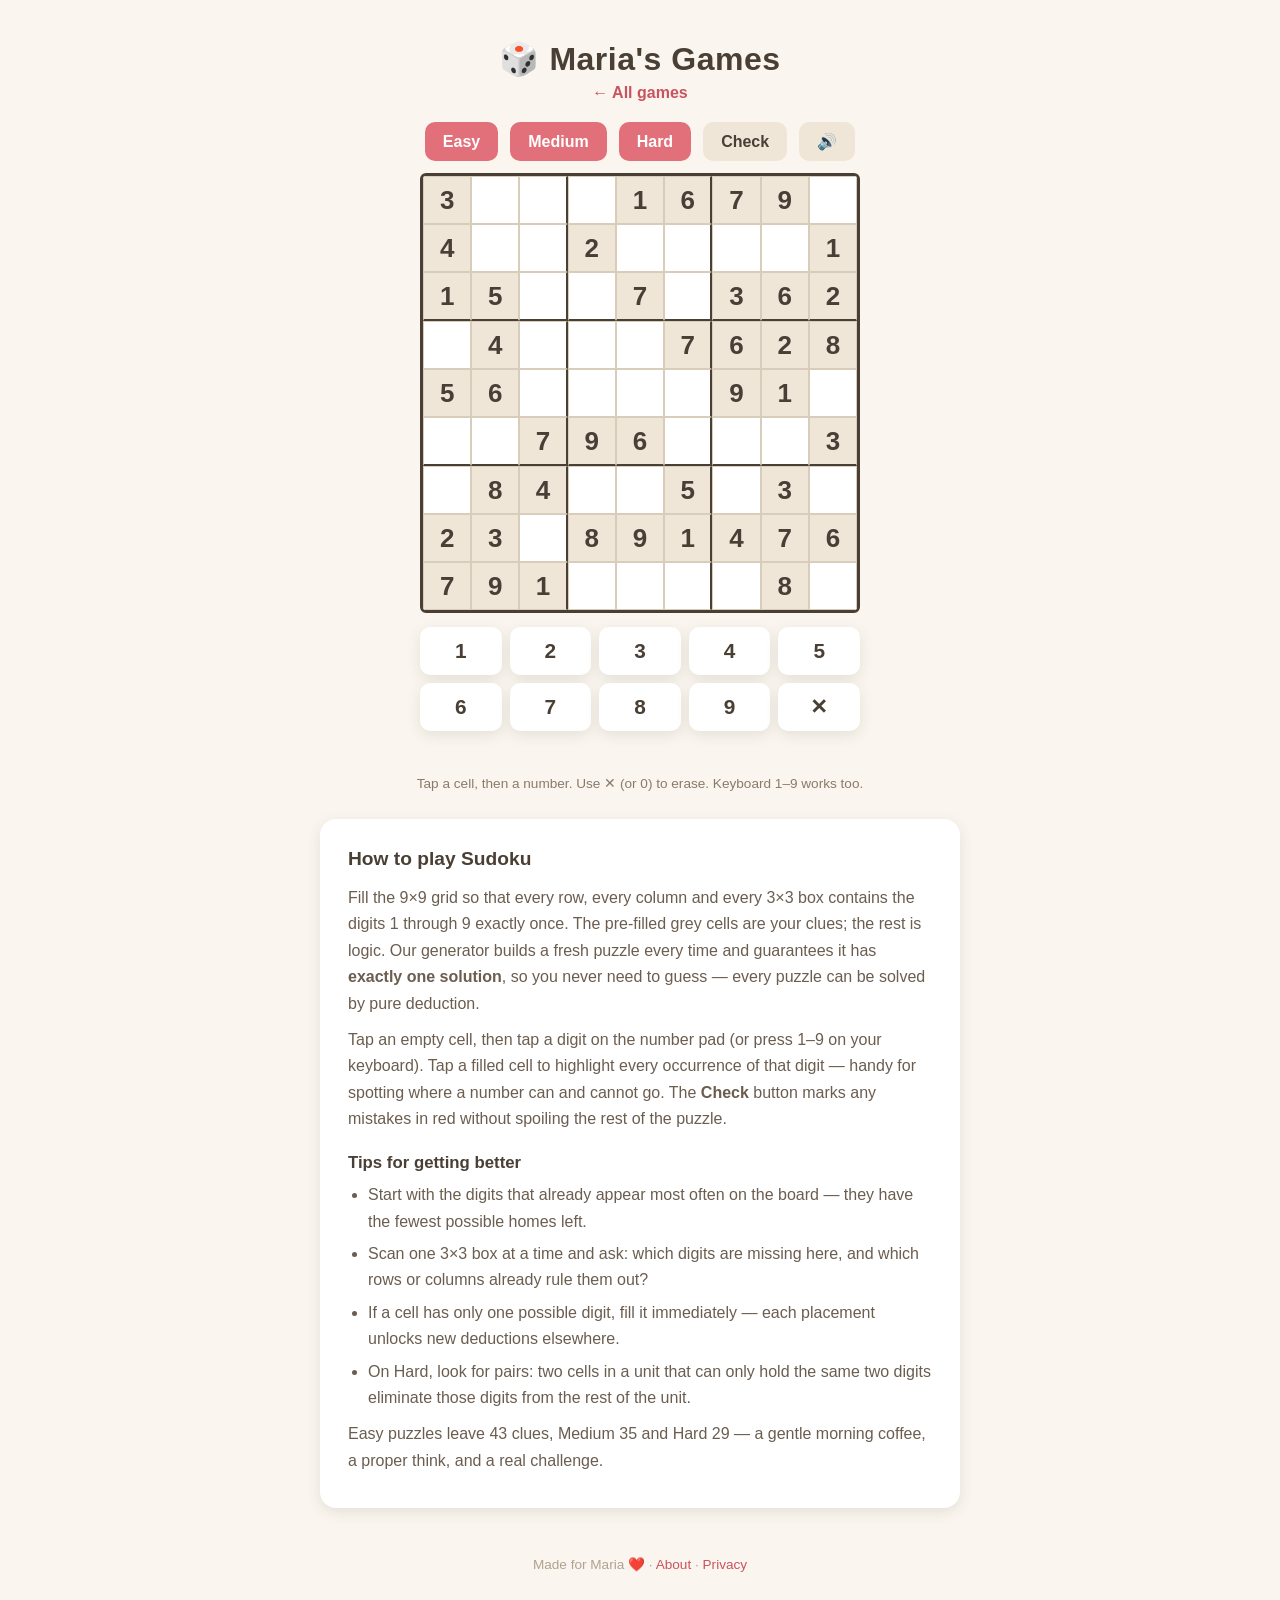
<file: sudoku.html>
<!DOCTYPE html>
<html lang="en">
<head>
<meta charset="UTF-8">
<meta name="viewport" content="width=device-width, initial-scale=1.0">
<title>Sudoku — Maria's Games</title>
<meta name="description" content="Play free Sudoku online with three difficulty levels. Every puzzle has exactly one solution. Tap-friendly number pad, error checking, no downloads.">
<link rel="canonical" href="https://maria-games.com/sudoku.html">
<meta property="og:type" content="website">
<meta property="og:title" content="Sudoku — Maria's Games">
<meta property="og:description" content="Play free Sudoku online with three difficulty levels. Every puzzle has exactly one solution. Tap-friendly number pad, error checking, no downloads.">
<meta property="og:url" content="https://maria-games.com/sudoku.html">
<meta property="og:image" content="https://maria-games.com/og.png">
<meta name="twitter:card" content="summary_large_image">
<link rel="icon" href="data:image/svg+xml,<svg xmlns=%22http://www.w3.org/2000/svg%22 viewBox=%220 0 100 100%22><text y=%22.9em%22 font-size=%2290%22>🔢</text></svg>">
<link rel="stylesheet" href="style.css">
<script async src="https://pagead2.googlesyndication.com/pagead/js/adsbygoogle.js?client=ca-pub-5441764367815214"
     crossorigin="anonymous"></script>
<style>
  #board-wrap { position: relative; width: min(92vw, 440px); }
  #board {
    display: grid;
    grid-template-columns: repeat(9, 1fr);
    width: 100%;
    aspect-ratio: 1;
    border: 3px solid var(--ink);
    border-radius: 6px;
    overflow: hidden;
    user-select: none;
  }
  .cell {
    display: flex;
    align-items: center;
    justify-content: center;
    font-size: clamp(16px, 4.5vw, 26px);
    font-weight: 600;
    border: 1px solid #d8ccba;
    background: #fff;
    cursor: pointer;
  }
  .cell.box-right { border-right: 2px solid var(--ink); }
  .cell.box-bottom { border-bottom: 2px solid var(--ink); }
  .cell.given { background: var(--soft); color: var(--ink); cursor: default; }
  .cell.selected { background: #ffe3e6; }
  .cell.same-num { background: #fdf0d8; }
  .cell.error { color: #d33; }
  .cell:not(.given) { color: var(--accent-dark); }

  #numpad {
    display: grid;
    grid-template-columns: repeat(5, 1fr);
    gap: 8px;
    width: min(92vw, 440px);
    margin-top: 14px;
  }
  #numpad button {
    font: inherit;
    font-size: 1.3rem;
    font-weight: 700;
    padding: 12px 0;
    border: none;
    border-radius: 10px;
    background: var(--card);
    color: var(--ink);
    box-shadow: var(--shadow);
    cursor: pointer;
  }
  #numpad button:active { background: var(--soft); }
  #message { text-align: center; font-weight: 700; margin-top: 12px; min-height: 1.4em; color: var(--accent-dark); }
</style>
</head>
<body>
<header class="site">
  <h1><a href="index.html">🎲 Maria's Games</a></h1>
  <a class="back" href="index.html">← All games</a>
</header>
<main>
  <div class="hud">
    <button class="btn" id="new-easy">Easy</button>
    <button class="btn" id="new-medium">Medium</button>
    <button class="btn" id="new-hard">Hard</button>
    <button class="btn secondary" id="check">Check</button>
    <button class="btn secondary" id="mute">🔊</button>
  </div>
  <div id="board-wrap"><div id="board"></div></div>
  <div id="numpad"></div>
  <div id="message"></div>
  <p class="controls-hint">Tap a cell, then a number. Use ✕ (or 0) to erase. Keyboard 1–9 works too.</p>
  <section class="game-info">
    <h2>How to play Sudoku</h2>
    <p>Fill the 9×9 grid so that every row, every column and every 3×3 box contains the
    digits 1 through 9 exactly once. The pre-filled grey cells are your clues; the rest is
    logic. Our generator builds a fresh puzzle every time and guarantees it has <b>exactly
    one solution</b>, so you never need to guess — every puzzle can be solved by pure
    deduction.</p>
    <p>Tap an empty cell, then tap a digit on the number pad (or press 1–9 on your
    keyboard). Tap a filled cell to highlight every occurrence of that digit — handy for
    spotting where a number can and cannot go. The <b>Check</b> button marks any mistakes
    in red without spoiling the rest of the puzzle.</p>
    <h3>Tips for getting better</h3>
    <ul>
      <li>Start with the digits that already appear most often on the board — they have the
      fewest possible homes left.</li>
      <li>Scan one 3×3 box at a time and ask: which digits are missing here, and which rows
      or columns already rule them out?</li>
      <li>If a cell has only one possible digit, fill it immediately — each placement
      unlocks new deductions elsewhere.</li>
      <li>On Hard, look for pairs: two cells in a unit that can only hold the same two
      digits eliminate those digits from the rest of the unit.</li>
    </ul>
    <p>Easy puzzles leave 43 clues, Medium 35 and Hard 29 — a gentle morning coffee, a
    proper think, and a real challenge.</p>
  </section>
</main>
<footer class="site">Made for Maria ❤️ · <a href="about.html">About</a> · <a href="privacy.html">Privacy</a></footer>
<script src="fx.js"></script>
<script>
(function () {
  const boardEl = document.getElementById('board');
  const wrapEl = document.getElementById('board-wrap');
  const fx = FX.overlay(wrapEl);
  FX.muteButton(document.getElementById('mute'));
  const msgEl = document.getElementById('message');
  let solution = [];   // 81 numbers, the full solved grid
  let puzzle = [];     // 81 numbers, 0 = empty (the givens)
  let entries = [];    // 81 numbers, player's current grid
  let selected = -1;

  function shuffle(a) {
    for (let i = a.length - 1; i > 0; i--) {
      const j = Math.floor(Math.random() * (i + 1));
      [a[i], a[j]] = [a[j], a[i]];
    }
    return a;
  }

  function canPlace(grid, idx, val) {
    const r = Math.floor(idx / 9), c = idx % 9;
    for (let i = 0; i < 9; i++) {
      if (grid[r * 9 + i] === val || grid[i * 9 + c] === val) return false;
    }
    const br = r - r % 3, bc = c - c % 3;
    for (let i = 0; i < 3; i++)
      for (let j = 0; j < 3; j++)
        if (grid[(br + i) * 9 + bc + j] === val) return false;
    return true;
  }

  function fillGrid(grid, idx) {
    if (idx === 81) return true;
    if (grid[idx] !== 0) return fillGrid(grid, idx + 1);
    for (const val of shuffle([1,2,3,4,5,6,7,8,9])) {
      if (canPlace(grid, idx, val)) {
        grid[idx] = val;
        if (fillGrid(grid, idx + 1)) return true;
        grid[idx] = 0;
      }
    }
    return false;
  }

  // Count solutions (early-exit at 2) so removals keep the puzzle unique.
  function countSolutions(grid, idx, limit) {
    if (idx === 81) return 1;
    if (grid[idx] !== 0) return countSolutions(grid, idx + 1, limit);
    let count = 0;
    for (let val = 1; val <= 9; val++) {
      if (canPlace(grid, idx, val)) {
        grid[idx] = val;
        count += countSolutions(grid, idx + 1, limit - count);
        grid[idx] = 0;
        if (count >= limit) return count;
      }
    }
    return count;
  }

  function newGame(holes) {
    msgEl.textContent = '';
    solution = new Array(81).fill(0);
    fillGrid(solution, 0);
    puzzle = solution.slice();
    let removed = 0;
    for (const idx of shuffle([...Array(81).keys()])) {
      if (removed >= holes) break;
      const saved = puzzle[idx];
      puzzle[idx] = 0;
      if (countSolutions(puzzle.slice(), 0, 2) === 1) {
        removed++;
      } else {
        puzzle[idx] = saved;
      }
    }
    entries = puzzle.slice();
    selected = -1;
    render();
  }

  function render() {
    boardEl.innerHTML = '';
    const selVal = selected >= 0 ? entries[selected] : 0;
    for (let i = 0; i < 81; i++) {
      const cell = document.createElement('div');
      cell.className = 'cell';
      const r = Math.floor(i / 9), c = i % 9;
      if (c === 2 || c === 5) cell.classList.add('box-right');
      if (r === 2 || r === 5) cell.classList.add('box-bottom');
      if (puzzle[i] !== 0) cell.classList.add('given');
      if (i === selected) cell.classList.add('selected');
      else if (selVal && entries[i] === selVal) cell.classList.add('same-num');
      if (entries[i] !== 0) cell.textContent = entries[i];
      cell.addEventListener('click', () => {
        // Tapping a given just highlights matching numbers; tapping an
        // empty/player cell selects it for input.
        selected = (puzzle[i] === 0) ? i : -1;
        render();
        if (puzzle[i] !== 0) {
          const cells = boardEl.children;
          for (let k = 0; k < 81; k++) {
            if (entries[k] === entries[i]) cells[k].classList.add('same-num');
          }
        }
      });
      boardEl.appendChild(cell);
    }
  }

  function setNumber(val) {
    if (selected < 0 || puzzle[selected] !== 0) return;
    entries[selected] = val;
    FX.sounds.click();
    msgEl.textContent = '';
    render();
    if (val !== 0 && !entries.includes(0)) checkBoard(true);
  }

  function checkBoard(auto) {
    let wrong = 0, empty = 0;
    const cells = boardEl.children;
    for (let i = 0; i < 81; i++) {
      cells[i].classList.remove('error');
      if (entries[i] === 0) { empty++; continue; }
      if (entries[i] !== solution[i]) {
        wrong++;
        if (puzzle[i] === 0) cells[i].classList.add('error');
      }
    }
    if (wrong === 0 && empty === 0) {
      msgEl.textContent = '🎉 Bravo Maria! Solved!';
      fx.confetti();
      fx.floatText(wrapEl.clientWidth / 2, wrapEl.clientHeight / 2, '🎉 Solved!', 30);
      FX.sounds.fanfare();
      FX.shake(wrapEl);
      FX.countGame();
    } else if (wrong === 0) {
      msgEl.textContent = auto ? '' : 'Looking good so far! ' + empty + ' to go.';
      if (!auto) FX.sounds.chime(1);
    } else {
      msgEl.textContent = wrong + ' cell' + (wrong > 1 ? 's are' : ' is') + ' wrong (shown in red).';
      FX.sounds.buzz();
    }
  }

  // Number pad
  const pad = document.getElementById('numpad');
  for (let n = 1; n <= 9; n++) {
    const b = document.createElement('button');
    b.textContent = n;
    b.addEventListener('click', () => setNumber(n));
    pad.appendChild(b);
  }
  const erase = document.createElement('button');
  erase.textContent = '✕';
  erase.addEventListener('click', () => setNumber(0));
  pad.appendChild(erase);

  document.addEventListener('keydown', (e) => {
    if (e.key >= '1' && e.key <= '9') setNumber(Number(e.key));
    if (e.key === '0' || e.key === 'Backspace' || e.key === 'Delete') setNumber(0);
  });

  document.getElementById('new-easy').addEventListener('click', () => newGame(38));
  document.getElementById('new-medium').addEventListener('click', () => newGame(46));
  document.getElementById('new-hard').addEventListener('click', () => newGame(52));
  document.getElementById('check').addEventListener('click', () => checkBoard(false));

  newGame(38);
})();
</script>
</body>
</html>
</file>
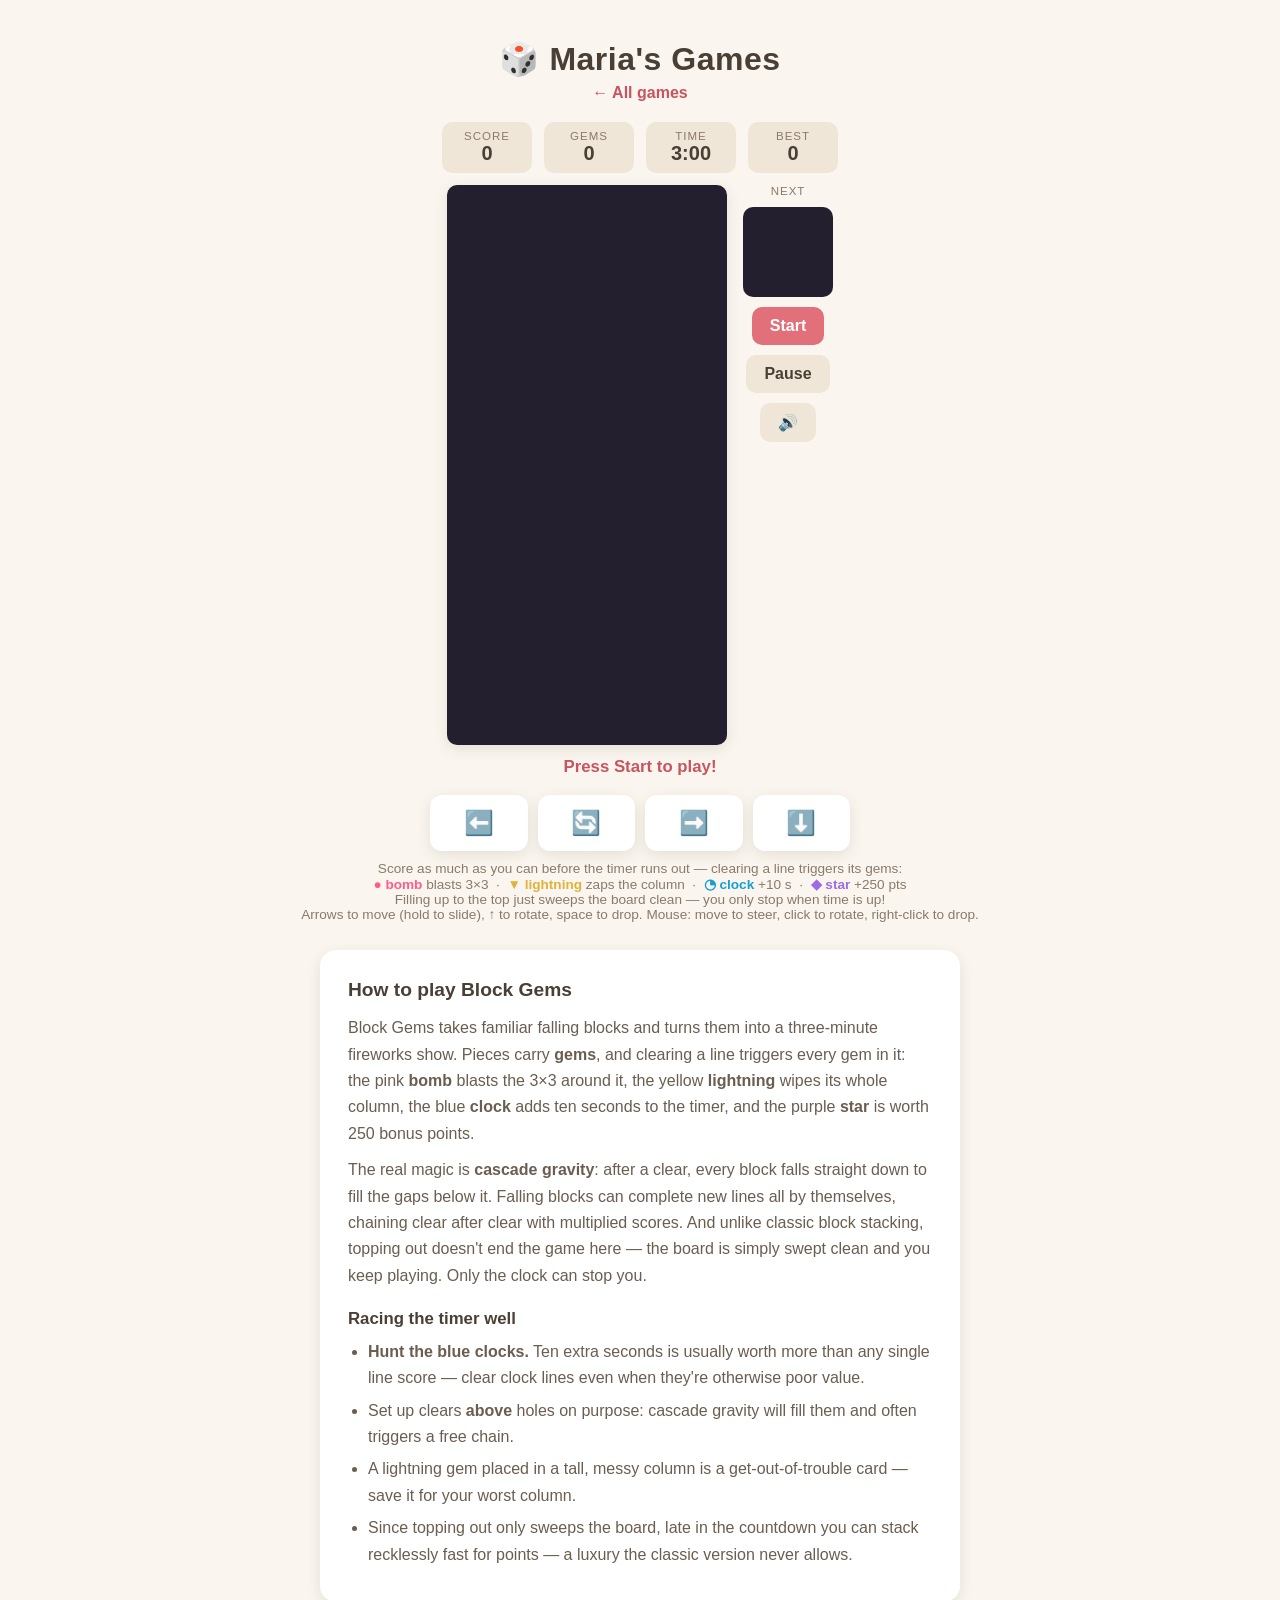
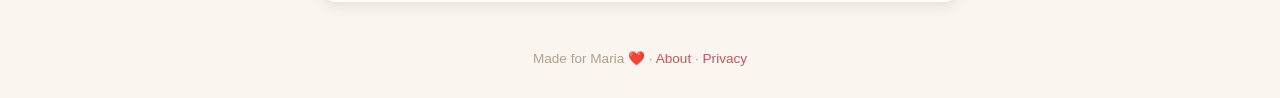
<file: tetris-gems.html>
<!DOCTYPE html>
<html lang="en">
<head>
<meta charset="UTF-8">
<meta name="robots" content="noindex">
<meta http-equiv="refresh" content="0;url=block-gems.html">
<title>Moved — Maria's Games</title>
</head>
<body>
<p>This game has moved to <a href="block-gems.html">block-gems.html</a>.</p>
</body>
</html>
</file>
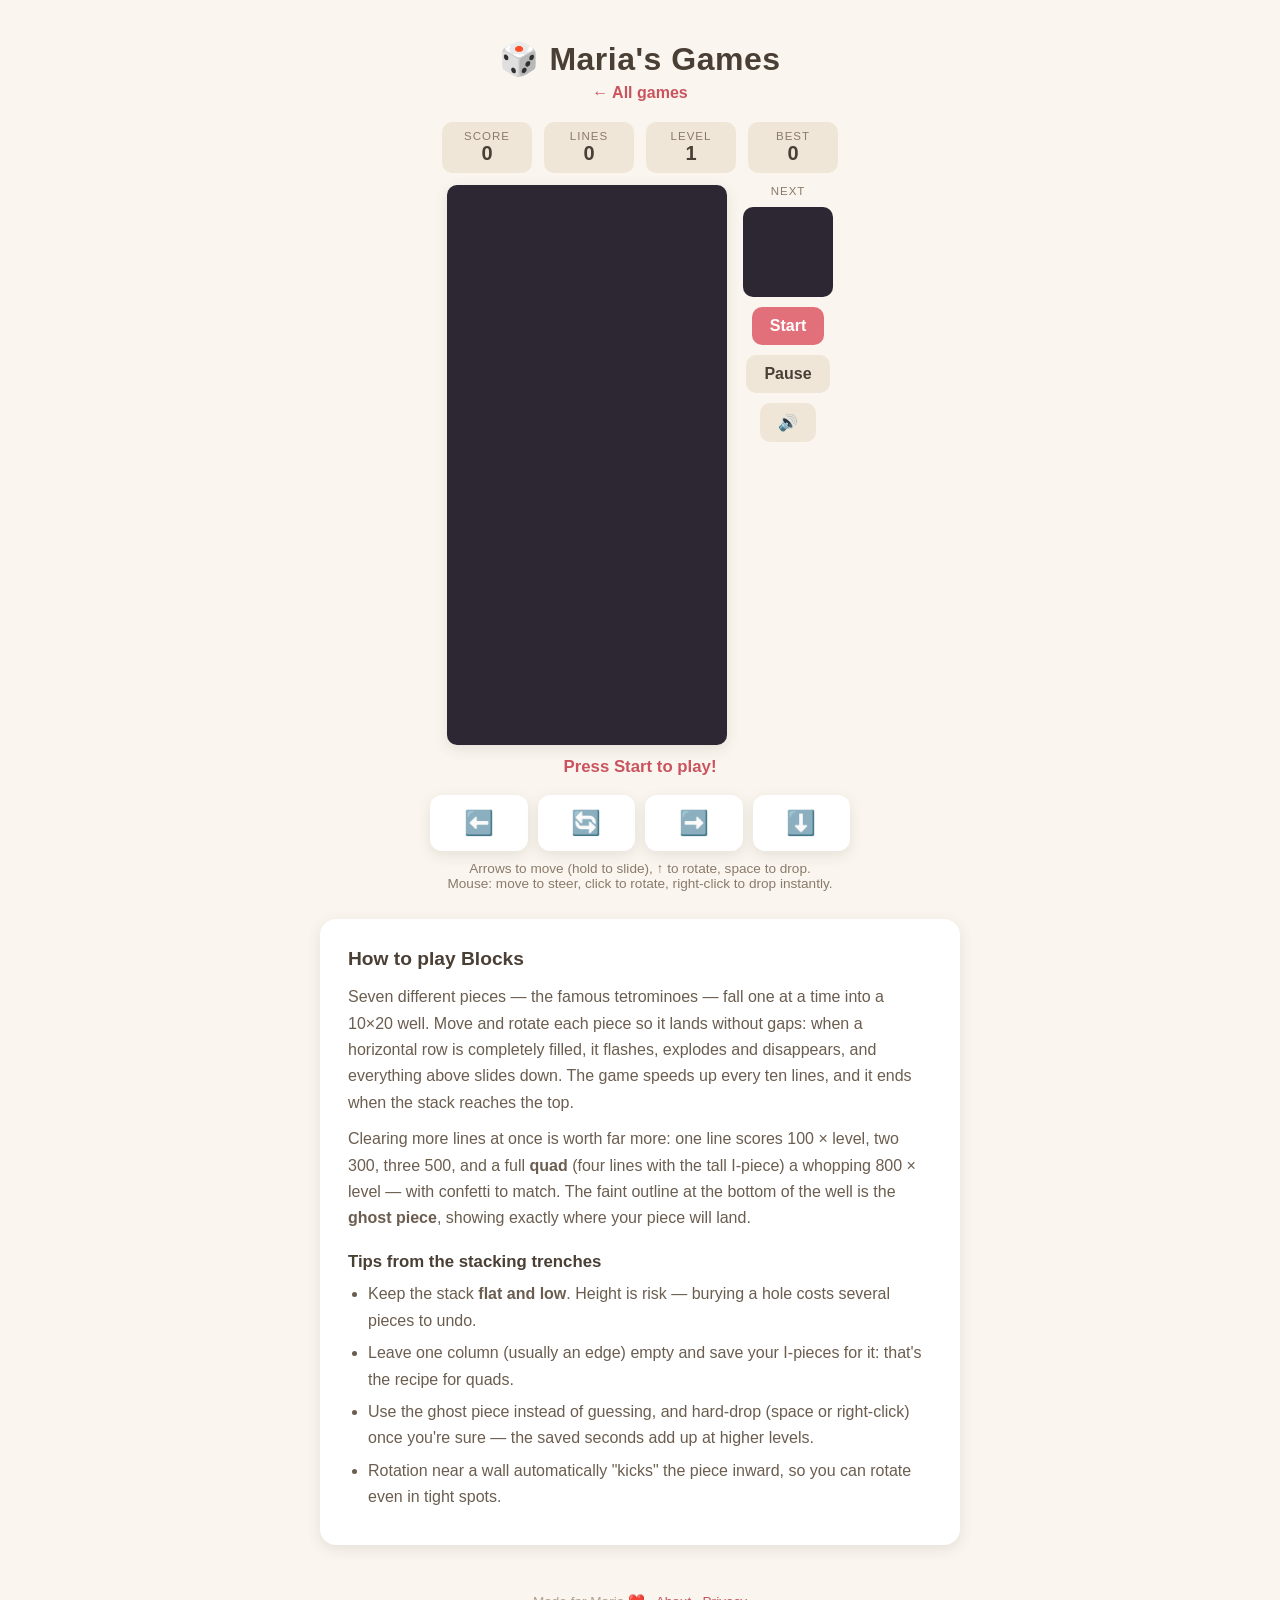
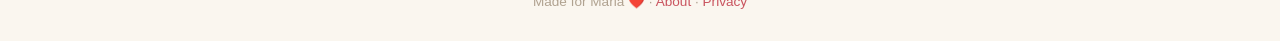
<file: tetris.html>
<!DOCTYPE html>
<html lang="en">
<head>
<meta charset="UTF-8">
<meta name="robots" content="noindex">
<meta http-equiv="refresh" content="0;url=blocks.html">
<title>Moved — Maria's Games</title>
</head>
<body>
<p>This game has moved to <a href="blocks.html">blocks.html</a>.</p>
</body>
</html>
</file>
<file: style.css>
/* Shared look for Maria's Games */
* { box-sizing: border-box; margin: 0; padding: 0; }

:root {
  --bg: #faf6ef;
  --card: #ffffff;
  --ink: #4a3f35;
  --accent: #e2707a;
  --accent-dark: #c9545f;
  --soft: #f0e6d8;
  --shadow: 0 4px 14px rgba(74, 63, 53, 0.12);
}

body {
  font-family: -apple-system, BlinkMacSystemFont, "Segoe UI", Roboto, sans-serif;
  background: var(--bg);
  color: var(--ink);
  min-height: 100vh;
  display: flex;
  flex-direction: column;
  align-items: center;
  padding: 16px;
}

header.site {
  text-align: center;
  margin: 24px 0 8px;
}

header.site h1 {
  font-size: 2rem;
  letter-spacing: 0.5px;
}

header.site h1 a {
  color: var(--ink);
  text-decoration: none;
}

header.site p.tagline {
  color: #8a7a6a;
  margin-top: 6px;
}

a.back {
  display: inline-block;
  margin-top: 6px;
  color: var(--accent-dark);
  text-decoration: none;
  font-weight: 600;
}
a.back:hover { text-decoration: underline; }

main {
  width: 100%;
  max-width: 900px;
  display: flex;
  flex-direction: column;
  align-items: center;
  flex: 1;
}

/* Landing page cards */
.game-grid {
  display: grid;
  grid-template-columns: repeat(auto-fit, minmax(220px, 1fr));
  gap: 20px;
  width: 100%;
  margin-top: 28px;
}

.game-card {
  background: var(--card);
  border-radius: 16px;
  box-shadow: var(--shadow);
  padding: 28px 20px;
  text-align: center;
  text-decoration: none;
  color: var(--ink);
  transition: transform 0.15s ease, box-shadow 0.15s ease;
}

.game-card:hover {
  transform: translateY(-4px);
  box-shadow: 0 8px 22px rgba(74, 63, 53, 0.18);
}

.game-card .emoji { font-size: 3rem; display: block; margin-bottom: 12px; }
.game-card h2 { font-size: 1.3rem; margin-bottom: 6px; }
.game-card p { color: #8a7a6a; font-size: 0.92rem; }

/* Game pages */
.panel {
  background: var(--card);
  border-radius: 16px;
  box-shadow: var(--shadow);
  padding: 20px;
  margin-top: 16px;
}

.hud {
  display: flex;
  gap: 12px;
  justify-content: center;
  flex-wrap: wrap;
  margin: 12px 0;
}

.hud .stat {
  background: var(--soft);
  border-radius: 10px;
  padding: 8px 16px;
  text-align: center;
  min-width: 90px;
}

.hud .stat .label { font-size: 0.72rem; text-transform: uppercase; letter-spacing: 1px; color: #8a7a6a; }
.hud .stat .value { font-size: 1.25rem; font-weight: 700; }

button.btn {
  font: inherit;
  font-weight: 600;
  background: var(--accent);
  color: #fff;
  border: none;
  border-radius: 10px;
  padding: 10px 18px;
  cursor: pointer;
  transition: background 0.15s ease;
}
button.btn:hover { background: var(--accent-dark); }
button.btn.secondary { background: var(--soft); color: var(--ink); }
button.btn.secondary:hover { background: #e4d8c4; }

.controls-hint { color: #8a7a6a; font-size: 0.85rem; text-align: center; margin-top: 10px; }

/* Break-reminder popup */
.fxb-back {
  position: fixed;
  inset: 0;
  background: rgba(58, 49, 69, 0.55);
  display: flex;
  align-items: center;
  justify-content: center;
  z-index: 1000;
  padding: 16px;
  animation: fxbfade 0.3s ease;
}
.fxb-card {
  background: var(--card);
  border-radius: 20px;
  padding: 28px 24px;
  max-width: 340px;
  text-align: center;
  box-shadow: 0 12px 40px rgba(0, 0, 0, 0.3);
  animation: fxbpop 0.45s cubic-bezier(0.3, 1.4, 0.5, 1);
}
.fxb-card h2 { margin-bottom: 10px; color: var(--ink); }
.fxb-card p { color: #8a7a6a; line-height: 1.55; margin-bottom: 18px; }
.fxb-emoji { font-size: 3.2rem; margin-bottom: 8px; animation: fxbbounce 1.4s ease infinite; }
@keyframes fxbfade { from { opacity: 0; } }
@keyframes fxbpop { from { scale: 0.6; opacity: 0; } }
@keyframes fxbbounce { 0%, 100% { translate: 0 0; } 50% { translate: 0 -8px; } }

.fx-shake { animation: fxshake 0.4s ease; }
@keyframes fxshake {
  0%, 100% { translate: 0 0; }
  20% { translate: -6px 3px; }
  40% { translate: 5px -4px; }
  60% { translate: -4px -3px; }
  80% { translate: 3px 4px; }
}

footer.site {
  margin-top: 32px;
  padding: 16px;
  color: #b0a290;
  font-size: 0.85rem;
  text-align: center;
}

footer.site a { color: var(--accent-dark); text-decoration: none; }
footer.site a:hover { text-decoration: underline; }

/* Text content sections (game guides, about, privacy) */
.game-info {
  max-width: 640px;
  width: 100%;
  margin-top: 28px;
  background: var(--card);
  border-radius: 16px;
  box-shadow: var(--shadow);
  padding: 24px 28px;
  line-height: 1.65;
}
.game-info h2 { margin-bottom: 10px; font-size: 1.2rem; }
.game-info h3 { margin: 16px 0 6px; font-size: 1.05rem; }
.game-info p { margin-bottom: 10px; color: #6b5d4f; }
.game-info ul { margin: 0 0 10px 20px; color: #6b5d4f; }
.game-info li { margin-bottom: 6px; }
.game-info a { color: var(--accent-dark); }
</file>
